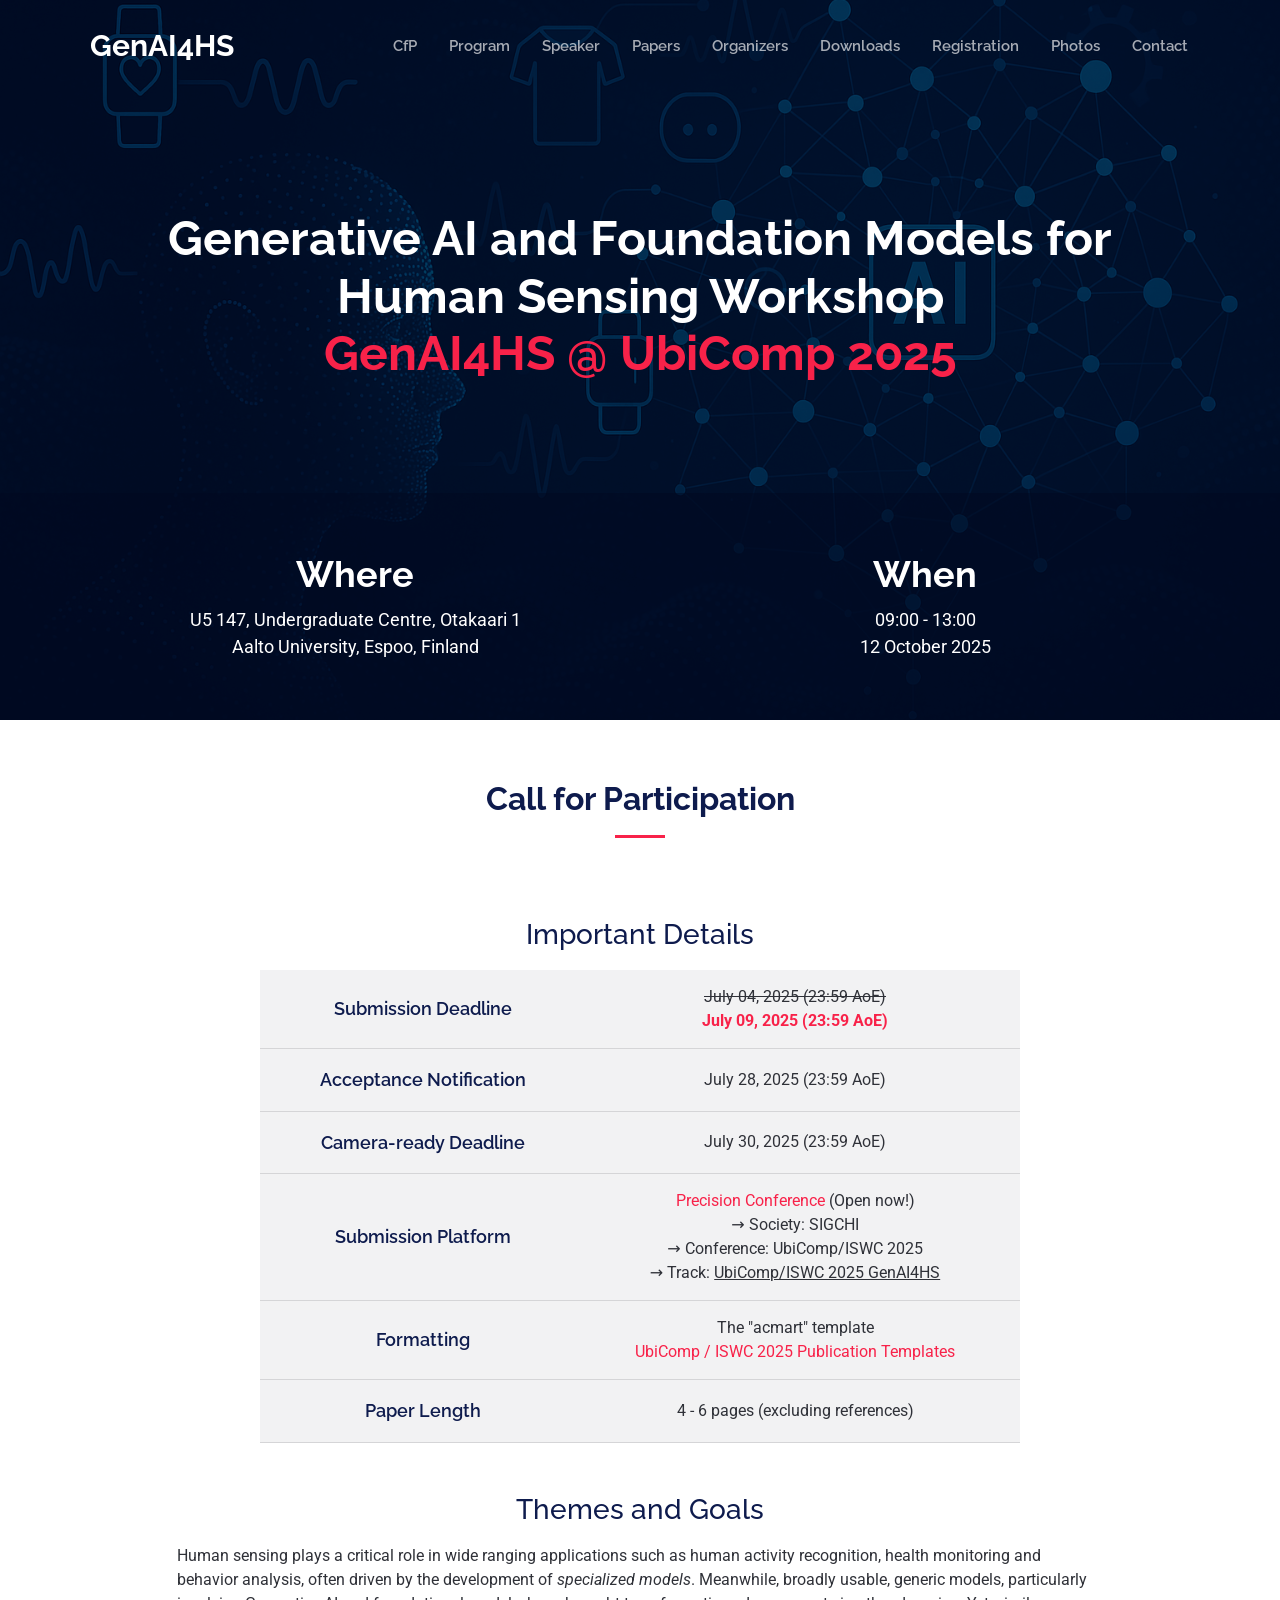
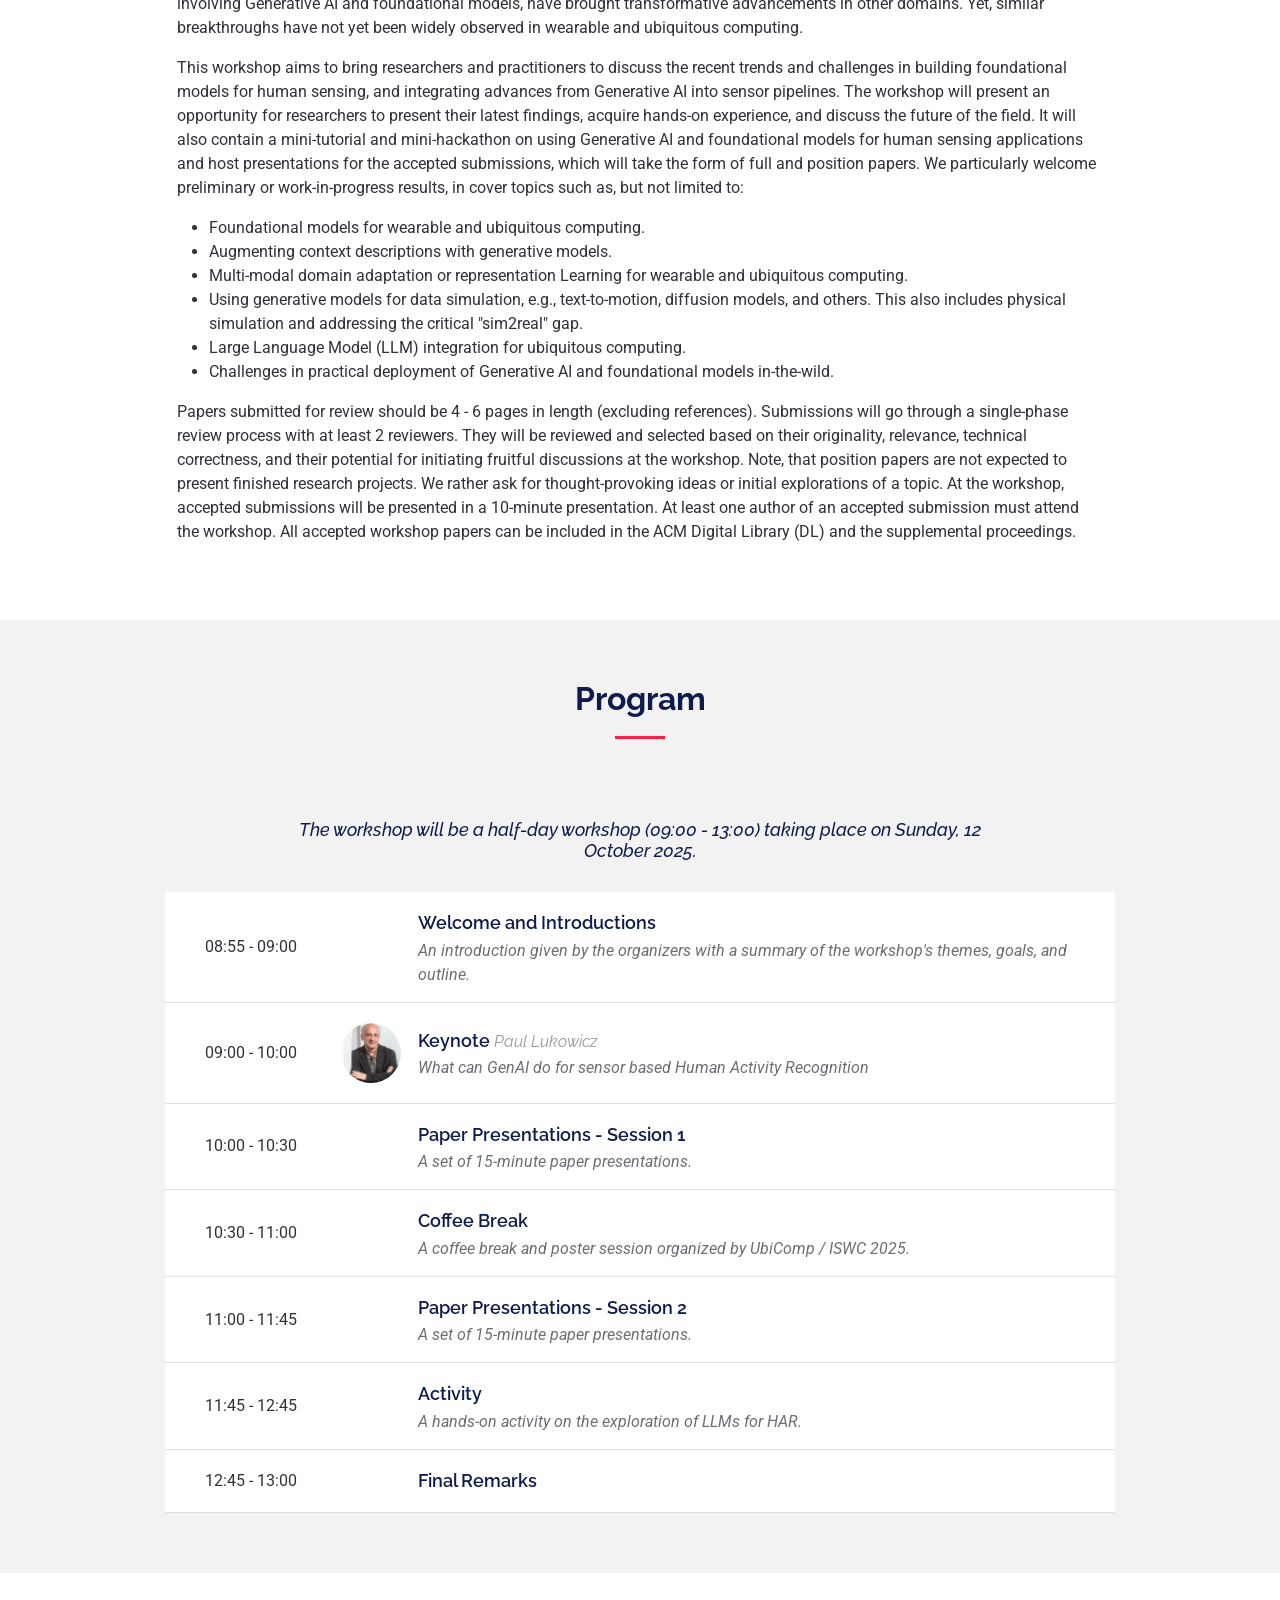
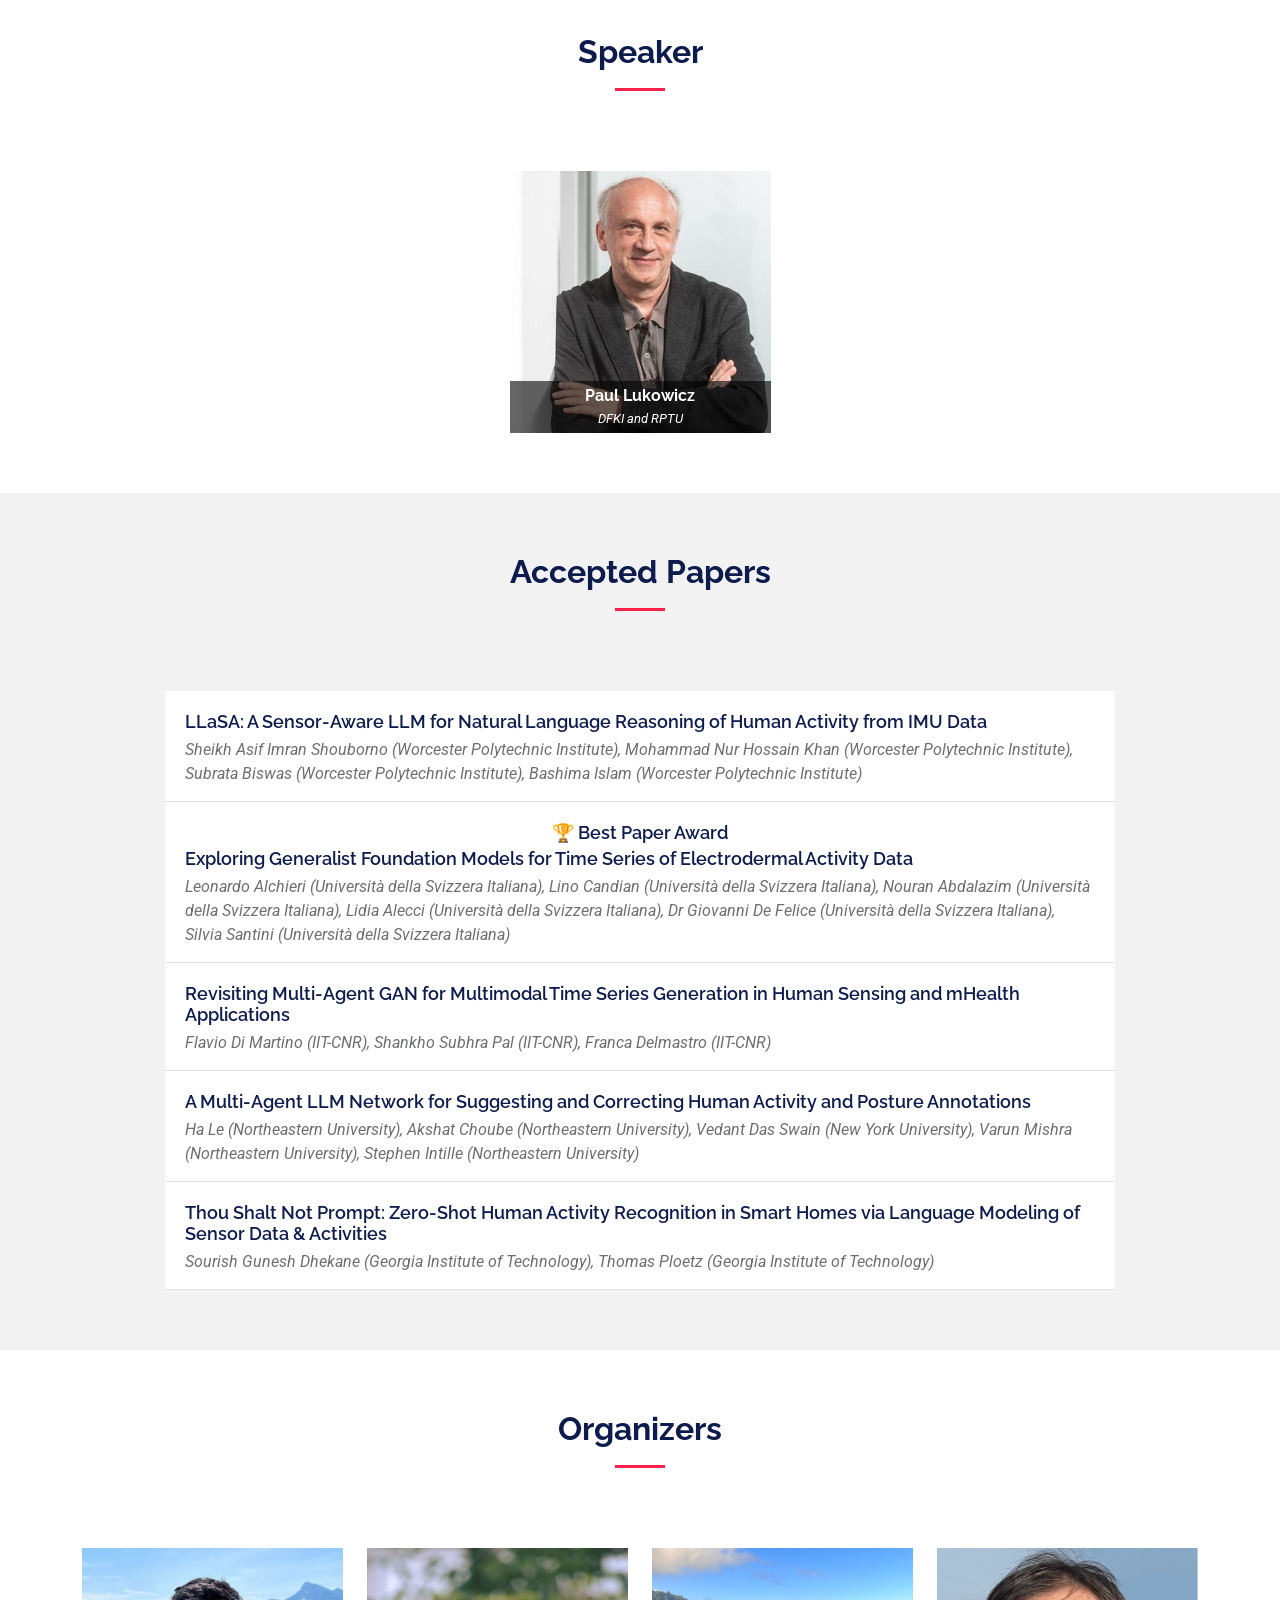
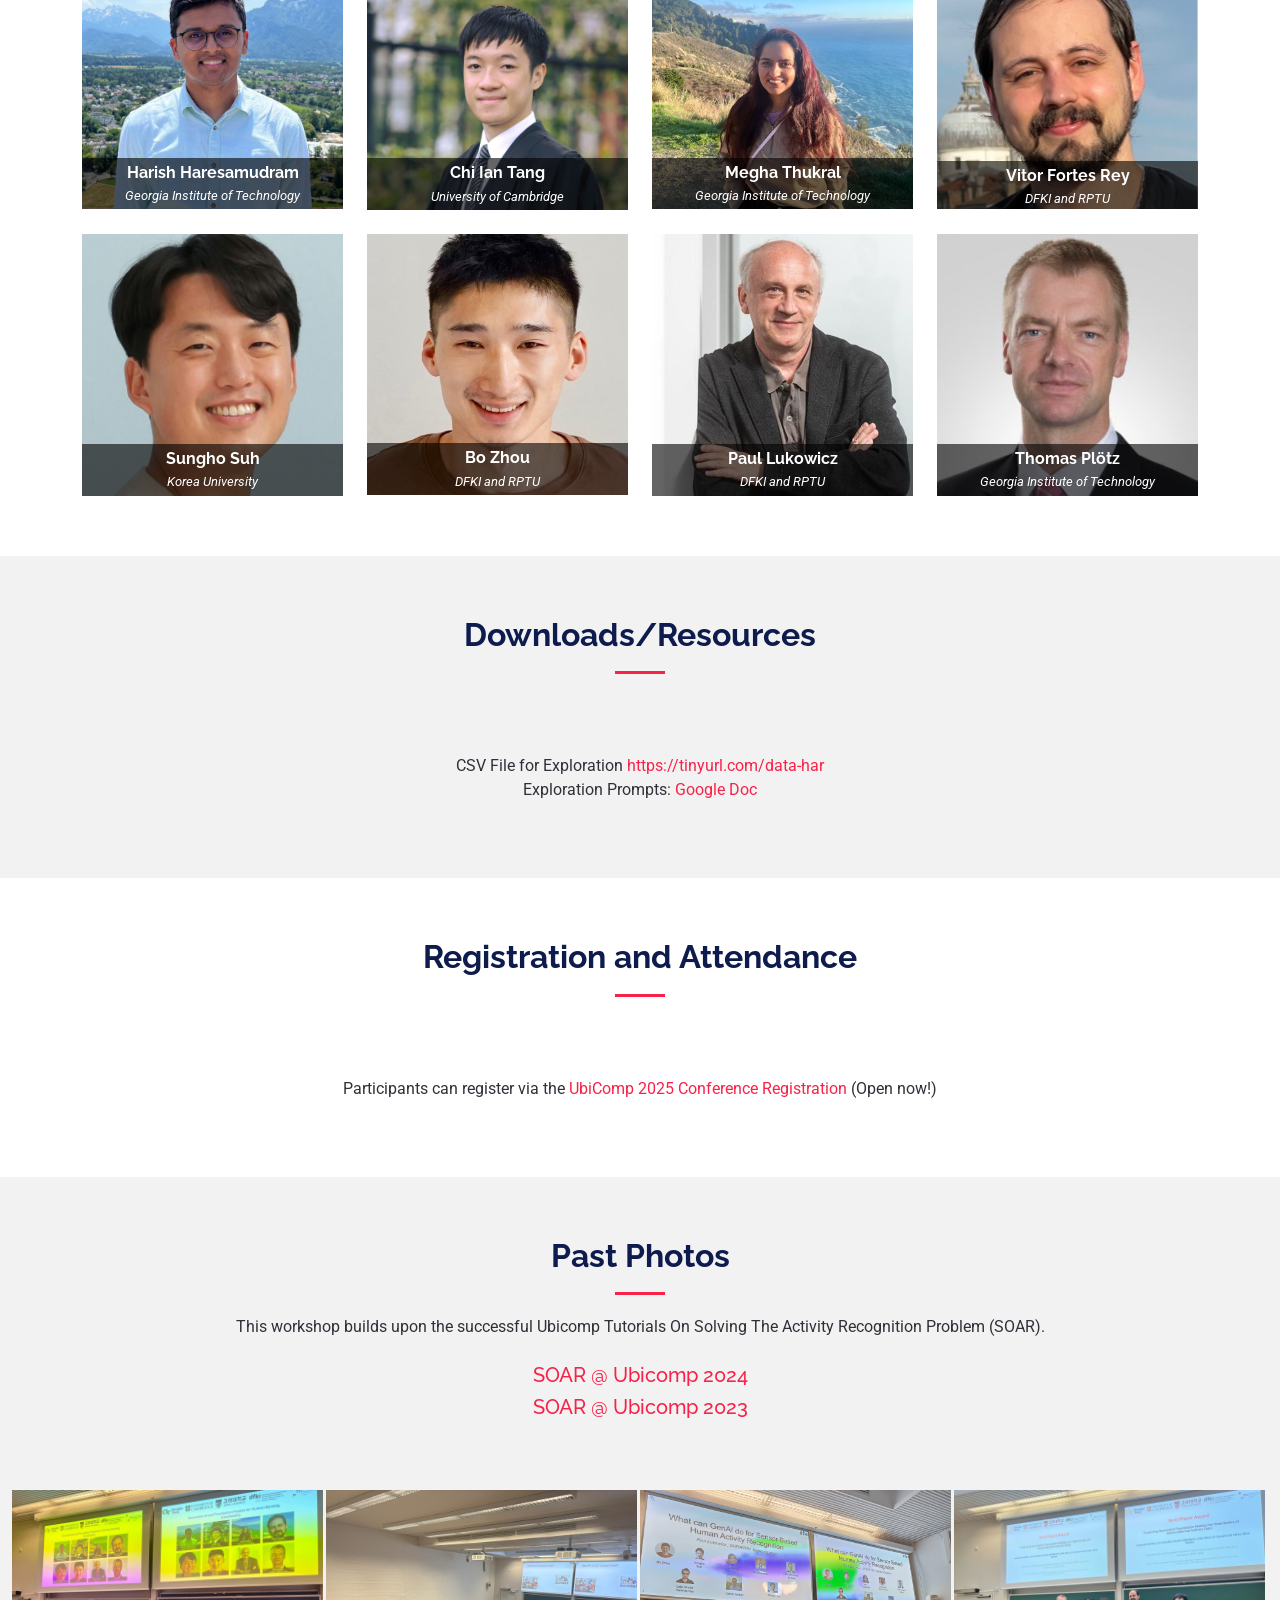
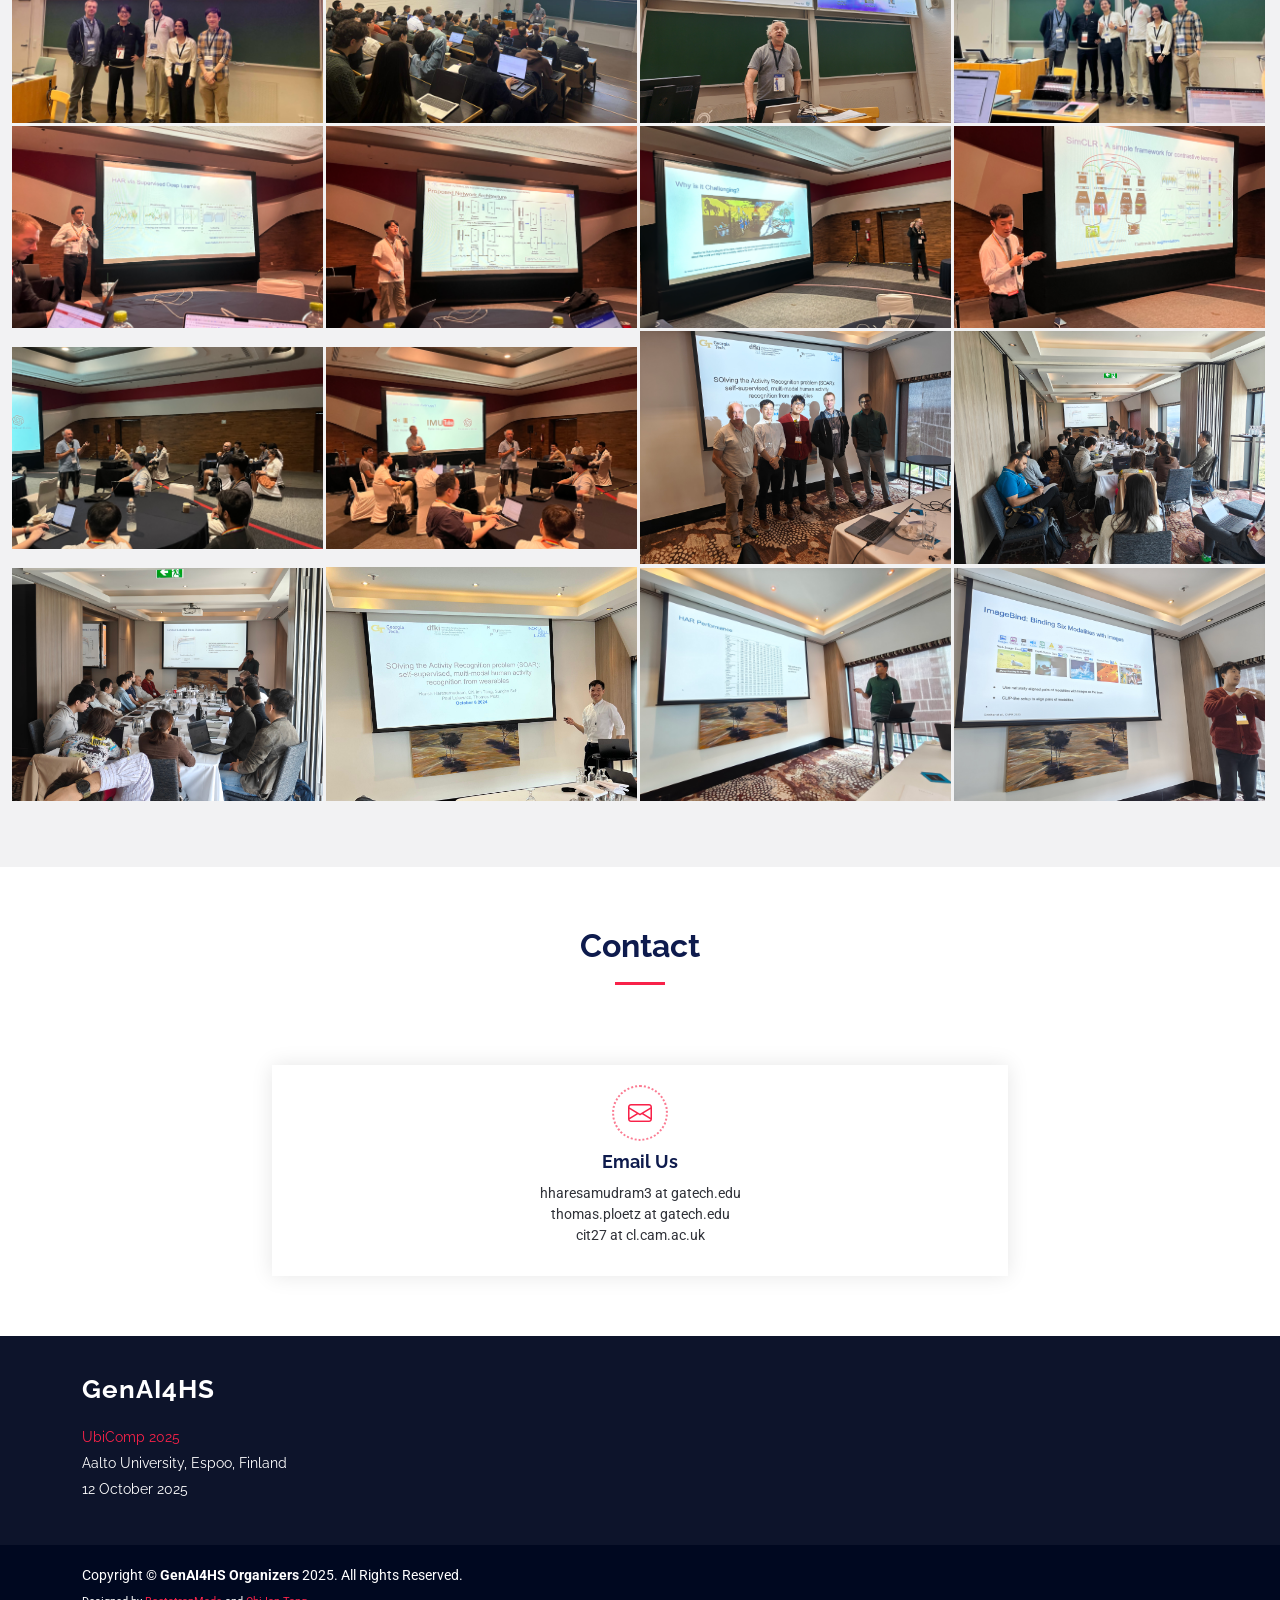
<file: 2025/index.html>
<!DOCTYPE html>
<html lang="en">

<head>
  <meta charset="utf-8">
  <meta content="width=device-width, initial-scale=1.0" name="viewport">
  <title>GenAI4HS @ UbiComp - Generative AI and Foundation Models for Human Sensing Workshop</title>
  <meta name="description" content="Website for the Generative AI and Foundation Models for Human Sensing Workshop at UbiComp 2025">
  <meta name="keywords" content="">
  <meta name="google-site-verification" content="wwxF5hFDv2ZT9hLvO6d-R1CFPOAQHqjO5qpKX6VJNQE" />

  <!-- Favicons -->
  <link rel="icon" href="https://www.ubicomp.org/ubicomp-iswc-2025/wp-content/uploads/2024/12/Ubicomp_2025_icon-200x200.png" sizes="192x192">
  <link rel="apple-touch-icon" href="https://www.ubicomp.org/ubicomp-iswc-2025/wp-content/uploads/2024/12/Ubicomp_2025_icon-200x200.png">

  <!-- Fonts -->
  <link href="https://fonts.googleapis.com" rel="preconnect">
  <link href="https://fonts.gstatic.com" rel="preconnect" crossorigin>
  <link href="https://fonts.googleapis.com/css2?family=Roboto:ital,wght@0,100;0,300;0,400;0,500;0,700;0,900;1,100;1,300;1,400;1,500;1,700;1,900&family=Raleway:ital,wght@0,100;0,200;0,300;0,400;0,500;0,600;0,700;0,800;0,900;1,100;1,200;1,300;1,400;1,500;1,600;1,700;1,800;1,900&display=swap" rel="stylesheet">
  <link rel="stylesheet" href="https://cdnjs.cloudflare.com/ajax/libs/font-awesome/6.6.0/css/all.min.css">

  <!-- Vendor CSS Files -->
  <link href="../assets/vendor/bootstrap/css/bootstrap.min.css" rel="stylesheet">
  <link href="../assets/vendor/bootstrap-icons/bootstrap-icons.css" rel="stylesheet">
  <link href="../assets/vendor/aos/aos.css" rel="stylesheet">
  <link href="../assets/vendor/glightbox/css/glightbox.min.css" rel="stylesheet">
  <link href="../assets/vendor/swiper/swiper-bundle.min.css" rel="stylesheet">

  <!-- Main CSS File -->
  <link href="../assets/css/main.css" rel="stylesheet">

  <!-- =======================================================
  * Template Name: TheEvent
  * Template URL: https://bootstrapmade.com/theevent-conference-event-bootstrap-template/
  * Updated: Aug 07 2024 with Bootstrap v5.3.3
  * Author: BootstrapMade.com
  * License: https://bootstrapmade.com/license/
  ======================================================== -->
</head>

<body class="index-page">

  <header id="header" class="header d-flex align-items-center fixed-top">
    <div class="container-fluid container-xl position-relative d-flex align-items-center" style="padding: 0 20px 0 20px;">

      <a href="#hero" class="logo d-flex align-items-center me-auto">
        <!-- <img src="../assets/img/logo.png" alt=""> -->
        <h1 class="sitename">GenAI4HS</h1> 
      </a>

      <nav id="navmenu" class="navmenu">
        <ul>
          <!-- <li><a href="#hero" class="active">Home<br></a></li> -->
          <li><a href="#cfp">CfP</a></li>
          <li><a href="#schedule">Program</a></li>
          <li><a href="#speakers">Speaker</a></li>
          <li><a href="#papers">Papers</a></li>
          <li><a href="#organizers">Organizers</a></li>
          <li><a href="#downloads">Downloads</a></li>
          <li><a href="#registration">Registration</a></li>
          <li><a href="#past">Photos</a></li>
          <li><a href="#contact">Contact</a></li>
        </ul>
        <i class="mobile-nav-toggle d-xl-none bi bi-list"></i>
      </nav>

      <!-- <a class="cta-btn d-none d-xl-block" href="#submission">Submission</a> -->

    </div>
  </header>

  <main class="main">

    <!-- Hero Section -->
    <section id="hero" class="hero section dark-background">

      <img src="../assets/img/GenAI4HS_teaser.png" alt="" data-aos="fade-in" class="">


      <div class="container d-flex flex-column align-items-center text-center mt-auto">
        <h2 data-aos="fade-in" class="">
          Generative AI and Foundation Models for Human Sensing Workshop
        </h2>
        <h2 data-aos="fade-in" class="">
          <span>GenAI4HS <a href="https://www.ubicomp.org/ubicomp-iswc-2025/"> @ UbiComp 2025</a></span>
        </h2>
        <!-- <p>
          12-13 October 2025, Aalto University, Espoo, Finland
        </p> -->
        <!-- <div class="">
          <a href="https://www.youtube.com/watch?v=" class="glightbox pulsating-play-btn mt-3"></a>
        </div> -->
      </div>

      <div class="about-info mt-auto position-relative">

        <div class="container position-relative" data-aos="fade-in">
          <div class="row">
            <!-- <div class="col-lg-6">
              <h2>About The Event</h2>
              <p></p>
            </div> -->
            <div class="col-lg-6 text-center">
              <h2>Where</h2>
              <p style="font-size: large;">U5 147, Undergraduate Centre, Otakaari 1<br>Aalto University, Espoo, Finland</p>
            </div>
            <div class="col-lg-6 text-center">
              <h2>When</h2>
              <p style="font-size: large;">09:00 - 13:00<br>12 October 2025</p>
            </div>
          </div>
        </div>
      </div>
      
    </section><!-- /Hero Section -->
    
    
    <!-- CfP Section -->
    <section id="cfp" class="section">
      
      <!-- Section Title -->
      <div class="container section-title">
        <h2>Call for Participation</h2>
      </div><!-- End Section Title -->

      <div class="container schedule">

        <div class="tab-content row justify-content-center" style="margin-bottom: 10px;">
          <div class="col-10 col-lg-8 text-center">
            <h3>Important Details</h3>
          </div>
        </div>

        <!-- Put a summary table of important dates and submission link here -->
        <div class="tab-content row justify-content-center">

          <div role="tabpanel" class="col-10 col-lg-8" style="background-color: #f2f2f3;">

            <div class="row schedule-item"> 
              <div class="col-md-5 align-self-center text-md-center"><h4>Submission Deadline</h4></div>
              <div class="col-md-7 align-self-center text-md-center"><time><del>July 04, 2025 (23:59 AoE)</del></time><br><time><span style="color: var(--accent-color);"><strong>July 09, 2025 (23:59 AoE)</strong></span></time></div>
            </div>
            <div class="row schedule-item"> 
              <div class="col-md-5 align-self-center text-md-center"><h4>Acceptance Notification</h4></div>
              <div class="col-md-7 align-self-center text-md-center"><time>July 28, 2025 (23:59 AoE)</time></div>
            </div>
            <div class="row schedule-item"> 
              <div class="col-md-5 align-self-center text-md-center"><h4>Camera-ready Deadline</h4></div>
              <div class="col-md-7 align-self-center text-md-center"><time>July 30, 2025 (23:59 AoE)</time></div>
            </div>
            <div class="row schedule-item"> 
              <div class="col-md-5 align-self-center text-md-center"><h4>Submission Platform</h4></div>
              <div class="col-md-7 align-self-center text-md-center"><a href="https://new.precisionconference.com/submissions">Precision Conference</a> (Open now!) <br> → Society: SIGCHI <br> → Conference: UbiComp/ISWC 2025 <br> → Track: <u>UbiComp/ISWC 2025 GenAI4HS</u></div>
            </div>
            <div class="row schedule-item"> 
              <div class="col-md-5 align-self-center text-md-center"><h4>Formatting</h4></div>
              <div class="col-md-7 align-self-center text-md-center">The "acmart" template <br><a href="https://www.ubicomp.org/ubicomp-iswc-2025/authors/formatting/">UbiComp / ISWC 2025 Publication Templates</a></div>
            </div>
            <div class="row schedule-item"> 
              <div class="col-md-5 align-self-center text-md-center"><h4>Paper Length</h4></div>
              <div class="col-md-7 align-self-center text-md-center">4 - 6 pages (excluding references)</div>
            </div>
          </div>
        </div>
        
        <div style="margin-top: 50px;"></div>

        <div class="tab-content row justify-content-center" style="margin-bottom: 10px;">
          <div class="col-10 col-lg-8 text-center">
            <h3>Themes and Goals</h3>
          </div>
        </div>

        <div class="row justify-content-center">
          <div class="col-10">
            <p>Human sensing plays a critical role in wide ranging applications such as human activity recognition, health monitoring and behavior analysis, often driven by the development of <em>specialized models</em>. Meanwhile, broadly usable, generic models, particularly involving Generative AI and foundational models, have brought transformative advancements in other domains. Yet, similar breakthroughs have not yet been widely observed in wearable and ubiquitous computing.</p>
            <p>This workshop aims to bring researchers and practitioners to discuss the recent trends and challenges in building foundational models for human sensing, and integrating advances from Generative AI into sensor pipelines. The workshop will present an opportunity for researchers to present their latest findings, acquire hands-on experience, and discuss the future of the field. It will also contain a mini-tutorial and mini-hackathon on using Generative AI and foundational models for human sensing applications and host presentations for the accepted submissions, which will take the form of full and position papers. We particularly welcome preliminary or work-in-progress results, in cover topics such as, but not limited to:</p>
            <ul>
              <li>Foundational models for wearable and ubiquitous computing.</li>
              <li>Augmenting context descriptions with generative models.</li>
              <li>Multi-modal domain adaptation or representation Learning for wearable and ubiquitous computing.</li>
              <li>Using generative models for data simulation, e.g., text-to-motion, diffusion models, and others. This also includes physical simulation and addressing the critical "sim2real" gap.</li>
              <li>Large Language Model (LLM) integration for ubiquitous computing.</li>
              <li>Challenges in practical deployment of Generative AI and foundational models in-the-wild.</li>
            </ul>
            <p>Papers submitted for review should be 4 - 6 pages in length (excluding references). Submissions will go through a single-phase review process with at least 2 reviewers. They will be reviewed and selected based on their originality, relevance, technical correctness, and their potential for initiating fruitful discussions at the workshop. Note, that position papers are not expected to present finished research projects. We rather ask for thought-provoking ideas or initial explorations of a topic. At the workshop, accepted submissions will be presented in a 10-minute presentation. At least one author of an accepted submission must attend the workshop. All accepted workshop papers can be included in the ACM Digital Library (DL) and the supplemental proceedings.</p>

          </div>
          
        </div>
        
      </div>
      
    </section><!-- /CfP Section -->
    
    <!-- Schedule Section -->
    <section id="schedule" class="schedule section light-background">
      
      <!-- Section Title -->
      <div class="container section-title">
        <h2>Program<br></h2>
      </div><!-- End Section Title -->

      <div class="container">

        <div class="tab-content row justify-content-center">
          <div class="col-10">
            <h3 class="sub-heading">The workshop will be a half-day workshop (09:00 - 13:00) taking place on Sunday, 12 October 2025.</h3>
          </div>
        </div>
        <div class="tab-content row justify-content-center">

          <div role="tabpanel" class="col-10" style="background-color: white;">

            <div class="row schedule-item">
              <div class="col-md-2 align-self-center text-md-center"><time>08:55 - 09:00</time></div>
              <div class="col-md-2 col-xl-1 d-none d-md-block"></div>
              <div class="col-md-8 col-xl-9 align-self-center">
                <h4>Welcome and Introductions</h4>
                <p>An introduction given by the organizers with a summary of the workshop's themes, goals, and outline.</p>
              </div>
            </div>

            <div class="row schedule-item justify-content-center">
              <div class="col-md-2 align-self-center text-md-center"><time>09:00 - 10:00</time></div>
              <div class="col-md-2 col-xl-1 justify-content-center align-self-center text-md-center">
                  <a href="https://scholar.google.com/citations?user=1FIyc9kAAAAJ"><img class="rounded-circle" src="../assets/img/speakers/paul.jpg" alt=""></a>
              </div>
              <div class="col-md-8 col-xl-9 align-self-center">
                <h4>Keynote <span>Paul Lukowicz</span></h4>
                <p>What can GenAI do for sensor based Human Activity Recognition</p>
              </div>
            </div>

            <div class="row schedule-item justify-content-center">
              <div class="col-md-2 align-self-center text-md-center"><time>10:00 - 10:30</time></div>
              <div class="col-md-2 col-xl-1 d-none d-md-block"></div>
              <div class="col-md-8 col-xl-9 align-self-center">
                <h4>Paper Presentations - Session 1</h4>
                <p>A set of 15-minute paper presentations.</p>
              </div>
            </div>

            <div class="row schedule-item justify-content-center">
              <div class="col-md-2 align-self-center text-md-center"><time>10:30 - 11:00</time></div>
              <div class="col-md-2 col-xl-1 d-none d-md-block"></div>
              <div class="col-md-8 col-xl-9 align-self-center">
                <h4>Coffee Break</h4>
                <p>A coffee break and poster session organized by UbiComp / ISWC 2025.</p>
              </div>
            </div>

            <div class="row schedule-item justify-content-center">
              <div class="col-md-2 align-self-center text-md-center"><time>11:00 - 11:45</time></div>
              <div class="col-md-2 col-xl-1 d-none d-md-block"></div>
              <div class="col-md-8 col-xl-9 align-self-center">
                <h4>Paper Presentations - Session 2</h4>
                <p>A set of 15-minute paper presentations.</p>
              </div>
            </div>

            <div class="row schedule-item justify-content-center">
              <div class="col-md-2 align-self-center text-md-center"><time>11:45 - 12:45</time></div>
              <div class="col-md-2 col-xl-1 d-none d-md-block"></div>
              <div class="col-md-8 col-xl-9 align-self-center">
                <h4>Activity</h4>
                <p>A hands-on activity on the exploration of LLMs for HAR.</p>
              </div>
            </div>

            <div class="row schedule-item justify-content-center">
              <div class="col-md-2 align-self-center text-md-center"><time>12:45 - 13:00</time></div>
              <div class="col-md-2 col-xl-1 d-none d-md-block"></div>
              <div class="col-md-8 col-xl-9 align-self-center">
                <h4>Final Remarks</h4>
              </div>
            </div>

          </div><!-- End Schdule Table -->

        </div>

      </div>
    </section><!-- /Schedule Section -->

    <!-- Speakers Section -->
    <section id="speakers" class="speakers section">

      <!-- Section Title -->
      <div class="container section-title">
        <h2>Speaker<br></h2>
      </div><!-- End Section Title -->

      <div class="container">

        <div class="row gy-4 justify-content-center">

          <div class="col-xl-3 col-lg-4 col-md-6">
            <div class="member">
              <a href="https://scholar.google.com/citations?user=1FIyc9kAAAAJ"><img src="../assets/img/speakers/paul.jpg" class="img-fluid profile" alt=""></a>
              <div class="member-info">
                <div class="member-info-content">
                  <h4><a href="https://scholar.google.com/citations?user=1FIyc9kAAAAJ">Paul Lukowicz</a></h4>
                  <span>DFKI and RPTU</span>
                </div>
                <div class="social">
                  <a href="https://scholar.google.com/citations?user=1FIyc9kAAAAJ"><i class="fa-solid fa-graduation-cap"></i></a>
                  <a href="https://www.linkedin.com/in/paul-lukowicz-2b6aa35/"><i class="bi bi-linkedin"></i></a>
                </div>
              </div>
            </div>
          </div><!-- End Team Member -->

        </div>

      </div>

    </section><!-- /Speakers Section -->

    <!-- Accepted Section -->
    <section id="papers" class="schedule section light-background">
      
      <!-- Section Title -->
      <div class="container section-title">
        <h2>Accepted Papers<br></h2>
      </div><!-- End Section Title -->

      <div class="container">

        <div class="tab-content row justify-content-center">

          <div role="tabpanel" class="col-10" style="background-color: white;">

            <div class="row schedule-item">
              <div class="col-md-12 align-self-center">
                <h4>LLaSA: A Sensor-Aware LLM for Natural Language Reasoning of Human Activity from IMU Data</h4>
                <p>Sheikh Asif Imran Shouborno (Worcester Polytechnic Institute), Mohammad Nur Hossain Khan (Worcester Polytechnic Institute), Subrata Biswas (Worcester Polytechnic Institute), Bashima Islam (Worcester Polytechnic Institute)</p>
              </div>
            </div>

            <div class="row schedule-item">
              <div class="col-md-12 align-self-center">
                <span class="text-md-center"><h4>🏆 Best Paper Award</h4></span>
                <h4>Exploring Generalist Foundation Models for Time Series of Electrodermal Activity Data</h4>
                <p>Leonardo Alchieri (Università della Svizzera Italiana), Lino Candian (Università della Svizzera Italiana), Nouran Abdalazim (Università della Svizzera Italiana), Lidia Alecci (Università della Svizzera Italiana), Dr Giovanni De Felice (Università della Svizzera Italiana), Silvia Santini (Università della Svizzera Italiana)</p>
              </div>
            </div>

            <div class="row schedule-item">
              <div class="col-md-12 align-self-center">
                <h4>Revisiting Multi-Agent GAN for Multimodal Time Series Generation in Human Sensing and mHealth Applications</h4>
                <p>Flavio Di Martino (IIT-CNR), Shankho Subhra Pal (IIT-CNR), Franca Delmastro (IIT-CNR)</p>
              </div>
            </div>

            <div class="row schedule-item">
              <div class="col-md-12 align-self-center">
                <h4>A Multi-Agent LLM Network for Suggesting and Correcting Human Activity and Posture Annotations</h4>
                <p>Ha Le (Northeastern University), Akshat Choube (Northeastern University), Vedant Das Swain (New York University), Varun Mishra (Northeastern University), Stephen Intille (Northeastern University)</p>
              </div>
            </div>

            <div class="row schedule-item">
              <div class="col-md-12 align-self-center">
                <h4>Thou Shalt Not Prompt: Zero-Shot Human Activity Recognition in Smart Homes via Language Modeling of Sensor Data & Activities</h4>
                <p>Sourish Gunesh Dhekane (Georgia Institute of Technology), Thomas Ploetz (Georgia Institute of Technology)</p>
              </div>
            </div>

          </div><!-- End Schdule Table -->

        </div>

      </div>
    </section><!-- /Accepted Section -->


    <!-- organizers Section -->
    <section id="organizers" class="speakers section">

      <!-- Section Title -->
      <div class="container section-title">
        <h2>Organizers<br></h2>
      </div><!-- End Section Title -->

      <div class="container">

        <div class="row gy-4 justify-content-center">

          <div class="col-xl-3 col-lg-4 col-md-6">
            <div class="member">
              <a href="https://harkash.github.io/"><img src="../assets/img/speakers/harish.jpeg" class="img-fluid profile" alt=""></a>
              <div class="member-info">
                <div class="member-info-content">
                  <h4><a href="https://harkash.github.io/">Harish Haresamudram</a></h4>
                  <span>Georgia Institute of Technology</span>
                </div>
                <div class="social">
                  <a href="https://scholar.google.com/citations?user=ThV9ezEAAAAJ"><i class="fa-solid fa-graduation-cap"></i></a>
                  <a href="https://www.linkedin.com/in/hharesamudram"><i class="bi bi-linkedin"></i></a>
                </div>
              </div>
            </div>
          </div><!-- End Team Member -->

          <div class="col-xl-3 col-lg-4 col-md-6">
            <div class="member">
              <a href="https://iantang.co/"><img src="../assets/img/speakers/citang.jpg" class="img-fluid profile" alt=""></a>
              <div class="member-info">
                <div class="member-info-content">
                  <h4><a href="https://iantang.co/">Chi Ian Tang</a></h4>
                  <span>University of Cambridge</span>
                </div>
                <div class="social">
                  <a href="https://scholar.google.com/citations?user=xqXm3xUAAAAJ"><i class="fa-solid fa-graduation-cap"></i></a>
                  <a href="https://www.linkedin.com/in/iantangc"><i class="bi bi-linkedin"></i></a>
                </div>
              </div>
            </div>
          </div><!-- End Team Member -->

          <div class="col-xl-3 col-lg-4 col-md-6">
            <div class="member">
              <a href="https://meghathukral.github.io/"><img src="../assets/img/speakers/megha.jpg" class="img-fluid profile" alt=""></a>
              <div class="member-info">
                <div class="member-info-content">
                  <h4><a href="https://meghathukral.github.io/">Megha Thukral</a></h4>
                  <span>Georgia Institute of Technology</span>
                </div>
                <div class="social">
                  <a href="https://scholar.google.com/citations?user=gUTZEvgAAAAJ"><i class="fa-solid fa-graduation-cap"></i></a>
                  <a href="https://www.linkedin.com/in/megha-thukral"><i class="bi bi-linkedin"></i></a>
                </div>
              </div>
            </div>
          </div><!-- End Team Member -->

          <div class="col-xl-3 col-lg-4 col-md-6">
            <div class="member">
              <a href="https://scholar.google.com/citations?user=rjJwgO0AAAAJ"><img src="../assets/img/speakers/vitor.png" class="img-fluid profile" alt=""></a>
              <div class="member-info">
                <div class="member-info-content">
                  <h4><a href="https://scholar.google.com/citations?user=rjJwgO0AAAAJ">Vitor Fortes Rey</a></h4>
                  <span>DFKI and RPTU</span>
                </div>
                <div class="social">
                  <a href="https://scholar.google.com/citations?user=rjJwgO0AAAAJ"><i class="fa-solid fa-graduation-cap"></i></a>
                </div>
              </div>
            </div>
          </div><!-- End Team Member -->

          <div class="col-xl-3 col-lg-4 col-md-6">
            <div class="member">
              <a href="https://sites.google.com/view/sunghosuh/team"><img src="../assets/img/speakers/sungho.jpg" class="img-fluid profile" alt=""></a>
              <div class="member-info">
                <div class="member-info-content">
                  <h4><a href="https://sites.google.com/view/sunghosuh/team">Sungho Suh</a></h4>
                  <span>Korea University</span>
                </div>
                <div class="social">
                  <a href="https://scholar.google.com/citations?user=DMjDOYwAAAAJ"><i class="fa-solid fa-graduation-cap"></i></a>
                  <a href="https://www.linkedin.com/in/sungho-suh-08344761/"><i class="bi bi-linkedin"></i></a>
                </div>
              </div>
            </div>
          </div><!-- End Team Member -->

          <div class="col-xl-3 col-lg-4 col-md-6">
            <div class="member">
              <a href="https://www.drzhou.work/"><img src="../assets/img/speakers/bo.jpeg" class="img-fluid profile" alt=""></a>
              <div class="member-info">
                <div class="member-info-content">
                  <h4><a href="https://www.drzhou.work/">Bo Zhou</a></h4>
                  <span>DFKI and RPTU</span>
                </div>
                <div class="social">
                  <a href="https://scholar.google.de/citations?user=PCvtW3gAAAAJ"><i class="fa-solid fa-graduation-cap"></i></a>
                  <a href="https://www.linkedin.com/in/bo-zhou-b7875556/"><i class="bi bi-linkedin"></i></a>
                </div>
              </div>
            </div>
          </div><!-- End Team Member -->

          <div class="col-xl-3 col-lg-4 col-md-6">
            <div class="member">
              <a href="https://scholar.google.com/citations?user=1FIyc9kAAAAJ"><img src="../assets/img/speakers/paul.jpg" class="img-fluid profile" alt=""></a>
              <div class="member-info">
                <div class="member-info-content">
                  <h4><a href="https://scholar.google.com/citations?user=1FIyc9kAAAAJ">Paul Lukowicz</a></h4>
                  <span>DFKI and RPTU</span>
                </div>
                <div class="social">
                  <a href="https://scholar.google.com/citations?user=1FIyc9kAAAAJ"><i class="fa-solid fa-graduation-cap"></i></a>
                  <a href="https://www.linkedin.com/in/paul-lukowicz-2b6aa35/"><i class="bi bi-linkedin"></i></a>
                </div>
              </div>
            </div>
          </div><!-- End Team Member -->

          <div class="col-xl-3 col-lg-4 col-md-6">
            <div class="member">
              <a href="https://www.cc.gatech.edu/people/thomas-ploetz"><img src="../assets/img/speakers/thomas.jpeg" class="img-fluid profile" alt="Thomas Plötz"></a>
              <div class="member-info">
                <div class="member-info-content">
                  <h4><a href="https://www.cc.gatech.edu/people/thomas-ploetz">Thomas Plötz</a></h4>
                  <span>Georgia Institute of Technology</span>
                </div>
                <div class="social">
                  <a href="https://scholar.google.com/citations?user=kM95eWgAAAAJ"><i class="fa-solid fa-graduation-cap"></i></a>
                  <a href="https://www.linkedin.com/in/thomas-ploetz-99684b25/"><i class="bi bi-linkedin"></i></a>
                </div>
              </div>
            </div>
          </div><!-- End Team Member -->

        </div>

      </div>

    </section><!-- /Organizers Section -->


    <!-- Downloads Section -->
    <section id="downloads" class="section light-background">
  
      <!-- Section Title -->
      <div class="container section-title">
        <h2>Downloads/Resources</h2>
      </div><!-- End Section Title -->

      <div class="container">
        <div class="row justify-content-center">
          
          <div class="col-12 text-center">
            <p>CSV File for Exploration <a href="https://tinyurl.com/data-har">https://tinyurl.com/data-har</a> <br>
            Exploration Prompts: <a href="https://docs.google.com/document/d/1F1WgCF69DyiztpBjEwIUXzB8R36AIzvrdlJLgAgQ_AA/edit?tab=t.0">Google Doc</a></p>
        
          </div>
          
        </div>
      </div>
      
    </section><!-- /CfP Section -->

    <!-- Registrations Section -->
    <section id="registration" class="section">
  
      <!-- Section Title -->
      <div class="container section-title">
        <h2>Registration and Attendance</h2>
      </div><!-- End Section Title -->

      <div class="container">
        <div class="row justify-content-center">
          
          <div class="col-12 text-center">
            <p>Participants can register via the <a href="https://www.ubicomp.org/ubicomp-iswc-2025/">UbiComp 2025 Conference Registration</a> (Open now!)</p>
          </div>
          
        </div>
      </div>
      
    </section><!-- /CfP Section -->

    <!-- Past Photos Section -->
    <section id="past" class="venue section light-background">

      <!-- Section Title -->
      <div class="container section-title" >
        <h2>Past Photos<br></h2>
        <p>This workshop builds upon the successful Ubicomp Tutorials On Solving The Activity Recognition Problem (SOAR).</p>
        <br>
        <h5><a href="https://sites.google.com/view/soar-tutorial-ubicomp2024/home">SOAR @ Ubicomp 2024</a></h5>
        <h5><a href="https://sites.google.com/view/soar-tutorial-ubicomp2023/home">SOAR @ Ubicomp 2023</a></h5>
      </div><!-- End Section Title -->

      <div class="container-fluid">

      </div>

      <div class="container-fluid venue-gallery-container">
        <div class="row g-0 align-items-center justify-content-center">

          <div class="col-lg-3 col-md-4">
            <div class="venue-gallery">
              <a href="../assets/img/photos-gallery/2025-1.jpg" class="glightbox" data-gall="venue-gallery">
                <img src="../assets/img/photos-gallery/2025-1.jpg" alt="" class="img-fluid">
              </a>
            </div>
          </div>

          <div class="col-lg-3 col-md-4">
            <div class="venue-gallery">
              <a href="../assets/img/photos-gallery/2025-2.jpg" class="glightbox" data-gall="venue-gallery">
                <img src="../assets/img/photos-gallery/2025-2.jpg" alt="" class="img-fluid">
              </a>
            </div>
          </div>

          <div class="col-lg-3 col-md-4">
            <div class="venue-gallery">
              <a href="../assets/img/photos-gallery/2025-3.jpg" class="glightbox" data-gall="venue-gallery">
                <img src="../assets/img/photos-gallery/2025-3.jpg" alt="" class="img-fluid">
              </a>
            </div>
          </div>

          <div class="col-lg-3 col-md-4">
            <div class="venue-gallery">
              <a href="../assets/img/photos-gallery/2025-4.jpg" class="glightbox" data-gall="venue-gallery">
                <img src="../assets/img/photos-gallery/2025-4.jpg" alt="" class="img-fluid">
              </a>
            </div>
          </div>

          <div class="col-lg-3 col-md-4">
            <div class="venue-gallery">
              <a href="../assets/img/photos-gallery/1.png" class="glightbox" data-gall="venue-gallery">
                <img src="../assets/img/photos-gallery/1.png" alt="" class="img-fluid">
              </a>
            </div>
          </div>

          <div class="col-lg-3 col-md-4">
            <div class="venue-gallery">
              <a href="../assets/img/photos-gallery/2.png" class="glightbox" data-gall="venue-gallery">
                <img src="../assets/img/photos-gallery/2.png" alt="" class="img-fluid">
              </a>
            </div>
          </div>

          <div class="col-lg-3 col-md-4">
            <div class="venue-gallery">
              <a href="../assets/img/photos-gallery/3.png" class="glightbox" data-gall="venue-gallery">
                <img src="../assets/img/photos-gallery/3.png" alt="" class="img-fluid">
              </a>
            </div>
          </div>

          <div class="col-lg-3 col-md-4">
            <div class="venue-gallery">
              <a href="../assets/img/photos-gallery/4.png" class="glightbox" data-gall="venue-gallery">
                <img src="../assets/img/photos-gallery/4.png" alt="" class="img-fluid">
              </a>
            </div>
          </div>

          <div class="col-lg-3 col-md-4">
            <div class="venue-gallery">
              <a href="../assets/img/photos-gallery/5.png" class="glightbox" data-gall="venue-gallery">
                <img src="../assets/img/photos-gallery/5.png" alt="" class="img-fluid">
              </a>
            </div>
          </div>

          <div class="col-lg-3 col-md-4">
            <div class="venue-gallery">
              <a href="../assets/img/photos-gallery/6.png" class="glightbox" data-gall="venue-gallery">
                <img src="../assets/img/photos-gallery/6.png" alt="" class="img-fluid">
              </a>
            </div>
          </div>

          <div class="col-lg-3 col-md-4">
            <div class="venue-gallery">
              <a href="../assets/img/photos-gallery/2024-2.jpg" class="glightbox" data-gall="venue-gallery">
                <img src="../assets/img/photos-gallery/2024-2.jpg" alt="" class="img-fluid">
              </a>
            </div>
          </div>

          <div class="col-lg-3 col-md-4">
            <div class="venue-gallery">
              <a href="../assets/img/photos-gallery/2024-3.jpg" class="glightbox" data-gall="venue-gallery">
                <img src="../assets/img/photos-gallery/2024-3.jpg" alt="" class="img-fluid">
              </a>
            </div>
          </div>

          
          <div class="col-lg-3 col-md-4">
            <div class="venue-gallery">
              <a href="../assets/img/photos-gallery/2024-5.jpg" class="glightbox" data-gall="venue-gallery">
                <img src="../assets/img/photos-gallery/2024-5.jpg" alt="" class="img-fluid">
              </a>
            </div>
          </div>

          <div class="col-lg-3 col-md-4">
            <div class="venue-gallery">
              <a href="../assets/img/photos-gallery/2024-1.jpg" class="glightbox" data-gall="venue-gallery">
                <img src="../assets/img/photos-gallery/2024-1.jpg" alt="" class="img-fluid">
              </a>
            </div>
          </div>
          
          <div class="col-lg-3 col-md-4">
            <div class="venue-gallery">
              <a href="../assets/img/photos-gallery/2024-6.jpg" class="glightbox" data-gall="venue-gallery">
                <img src="../assets/img/photos-gallery/2024-6.jpg" alt="" class="img-fluid">
              </a>
            </div>
          </div>
          
          <div class="col-lg-3 col-md-4">
            <div class="venue-gallery">
              <a href="../assets/img/photos-gallery/2024-8.jpg" class="glightbox" data-gall="venue-gallery">
                <img src="../assets/img/photos-gallery/2024-8.jpg" alt="" class="img-fluid">
              </a>
            </div>
          </div>
          
          
        </div>
      </div>

    </section><!-- /Venue Section -->


    <!-- Contact Section -->
    <section id="contact" class="contact section">

      <!-- Section Title -->
      <div class="container section-title">
        <h2>Contact</h2>
      </div><!-- End Section Title -->

      <div class="container">

        <div class="row gy-4 justify-content-center">

          <div class="col-12 col-md-8">
            <div class="info-item d-flex flex-column justify-content-center align-items-center">
              <i class="bi bi-envelope"></i>
              <h3>Email Us</h3>
              <p class="text-center">hharesamudram3 at gatech.edu <br> thomas.ploetz at gatech.edu <br> cit27 at cl.cam.ac.uk</p>
            </div>
          </div><!-- End Info Item -->

        </div>

      </div>

    </section><!-- /Contact Section -->

  </main>

  <footer id="footer" class="footer dark-background">

    <div class="footer-top">
      <div class="container">
        <div class="row gy-4" style="padding-bottom: 40px;">
          <div class="col-12 footer-about">
            <a href="#" class="logo d-flex align-items-cente justify-content-center justify-content-md-between">
              <span class="sitename">GenAI4HS</span>
            </a>
            <div class="footer-contact col-12 text-center text-md-start">
              <p><a href="https://www.ubicomp.org/ubicomp-iswc-2025/">UbiComp 2025</a></p>
              <p>Aalto University, Espoo, Finland</p>
              <p>12 October 2025</p>
            </div>
          </div>
        </div>
      </div>
    </div>

    <div class="copyright text-center">
      <div class="container d-flex flex-column flex-lg-row justify-content-center justify-content-lg-between align-items-center">

        <div class="d-flex flex-column align-items-center align-items-lg-start">
          <div>
            Copyright © <strong><span>GenAI4HS Organizers</span></strong> 2025. All Rights Reserved.
          </div>
          <div class="credits">
            <small>
              <!-- All the links in the footer should remain intact. -->
              <!-- You can delete the links only if you purchased the pro version. -->
              <!-- Licensing information: https://bootstrapmade.com/license/ -->
              <!-- Purchase the pro version with working PHP/AJAX contact form: https://bootstrapmade.com/herobiz-bootstrap-business-template/ -->
              Designed by <a href="https://bootstrapmade.com/">BootstrapMade</a> and <a href="https://iantang.co/">Chi Ian Tang</a>
            </small>
          </div>
        </div>

      </div>
    </div>

  </footer>

  <!-- Scroll Top -->
  <a href="#" id="scroll-top" class="scroll-top d-flex align-items-center justify-content-center"><i class="bi bi-arrow-up-short"></i></a>

  <!-- Preloader -->
  <div id="preloader"></div>

  <!-- Vendor JS Files -->
  <script src="../assets/vendor/bootstrap/js/bootstrap.bundle.min.js"></script>
  <!-- <script src="../assets/vendor/php-email-form/validate.js"></script> -->
  <script src="../assets/vendor/aos/aos.js"></script>
  <script src="../assets/vendor/glightbox/js/glightbox.min.js"></script>
  <script src="../assets/vendor/swiper/swiper-bundle.min.js"></script>

  <!-- Main JS File -->
  <script src="../assets/js/main.js"></script>

</body>

</html>
</file>
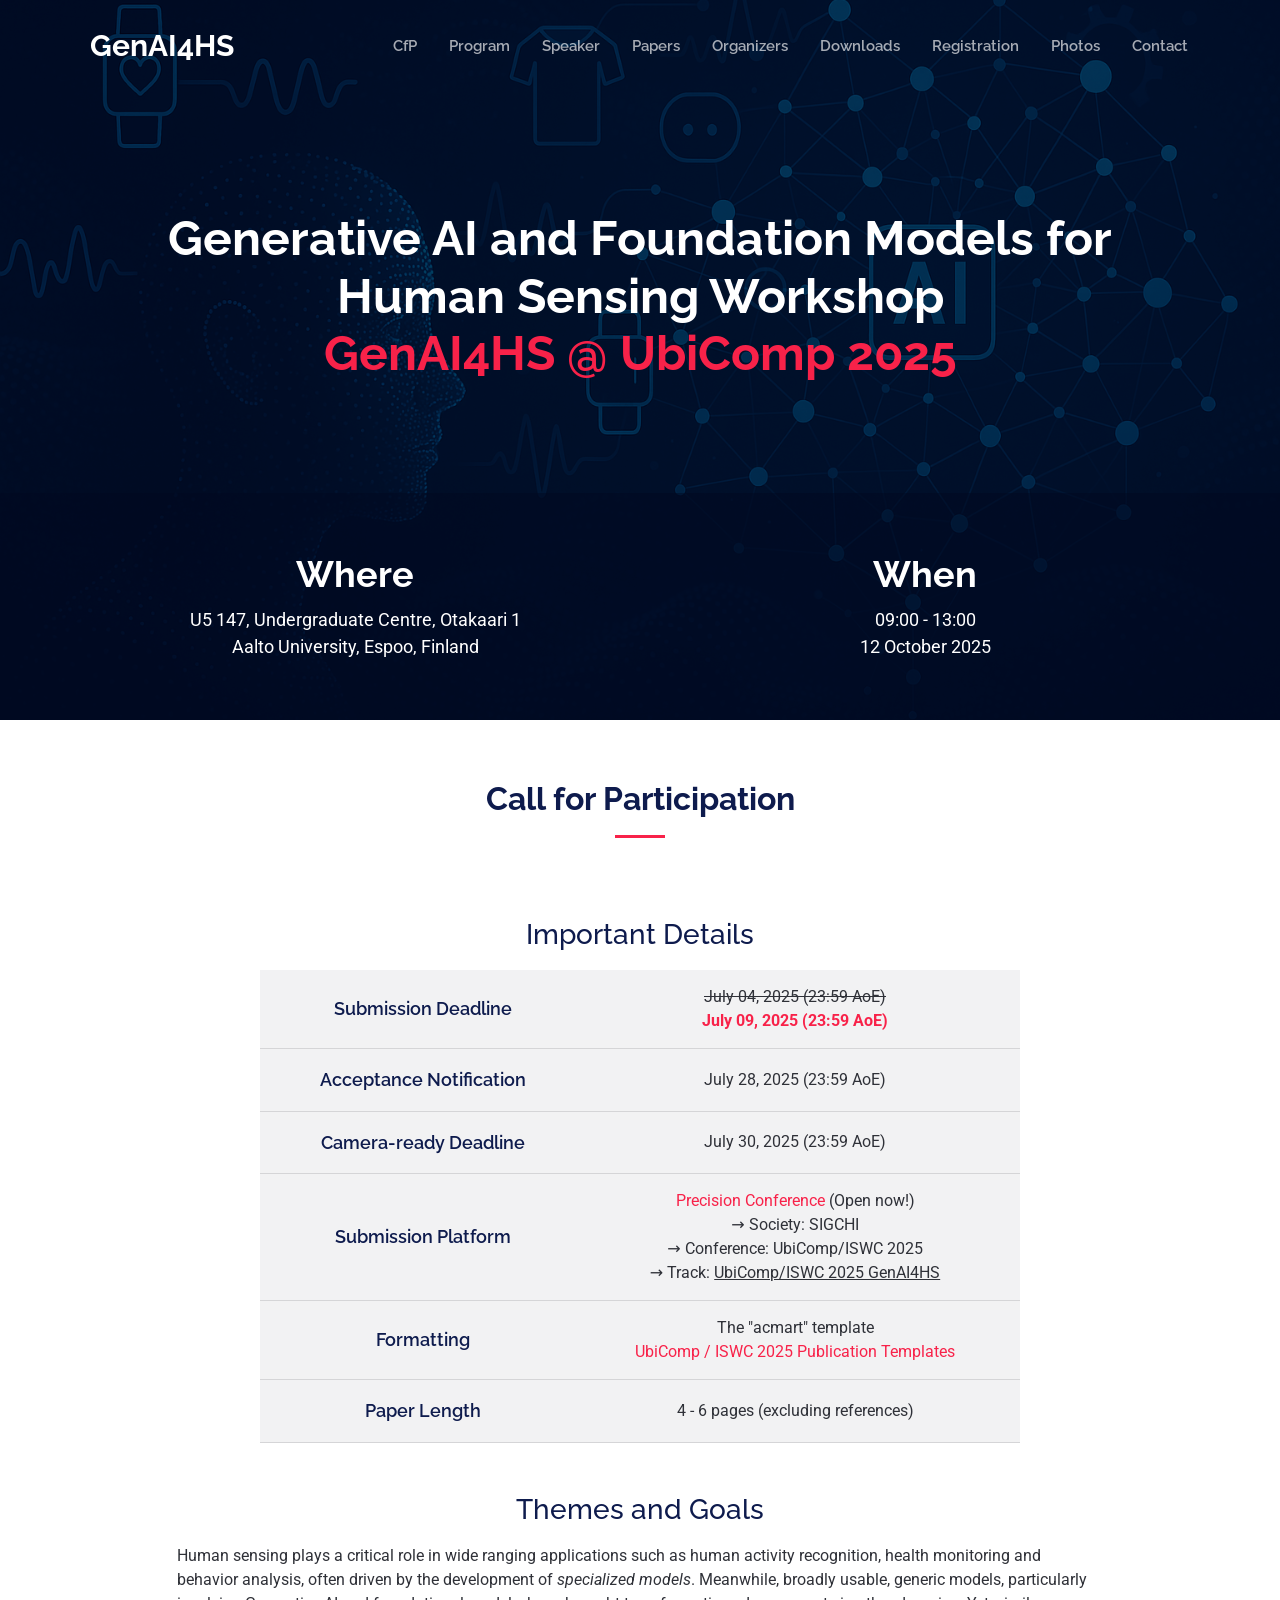
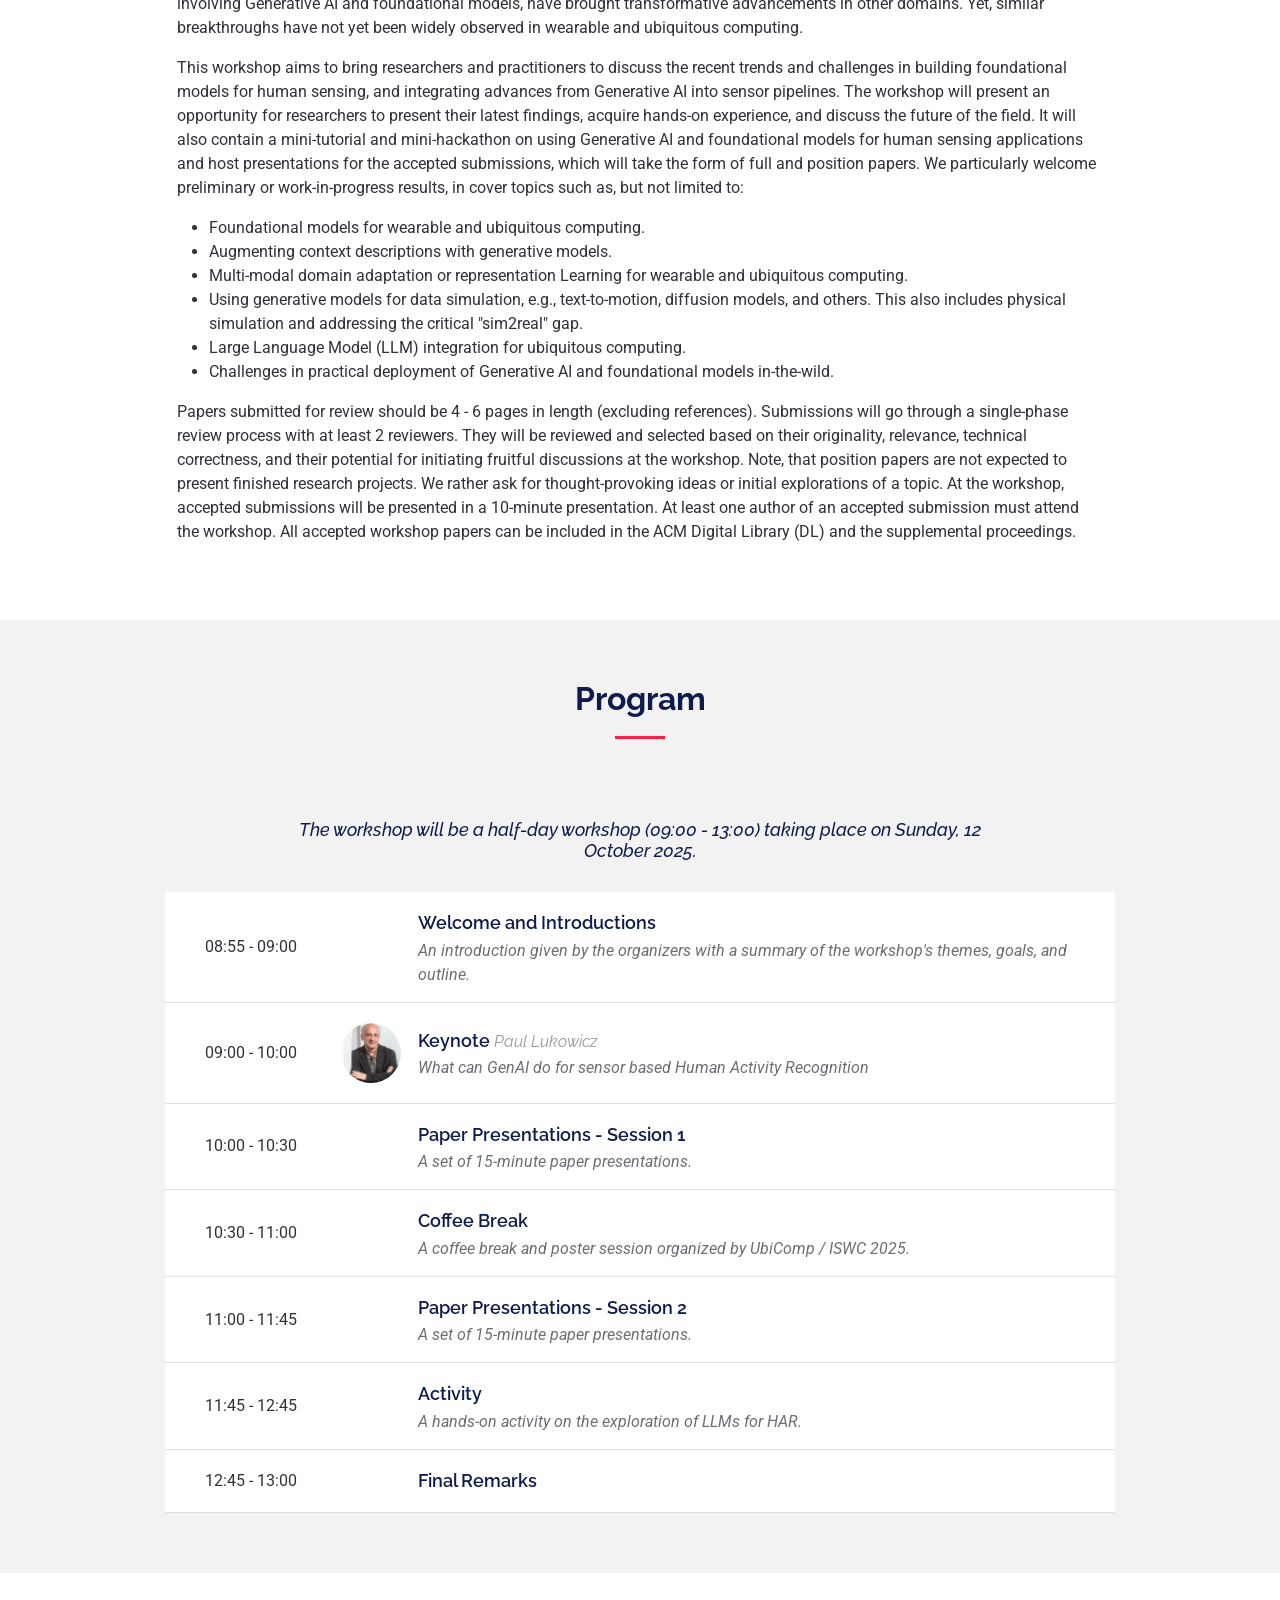
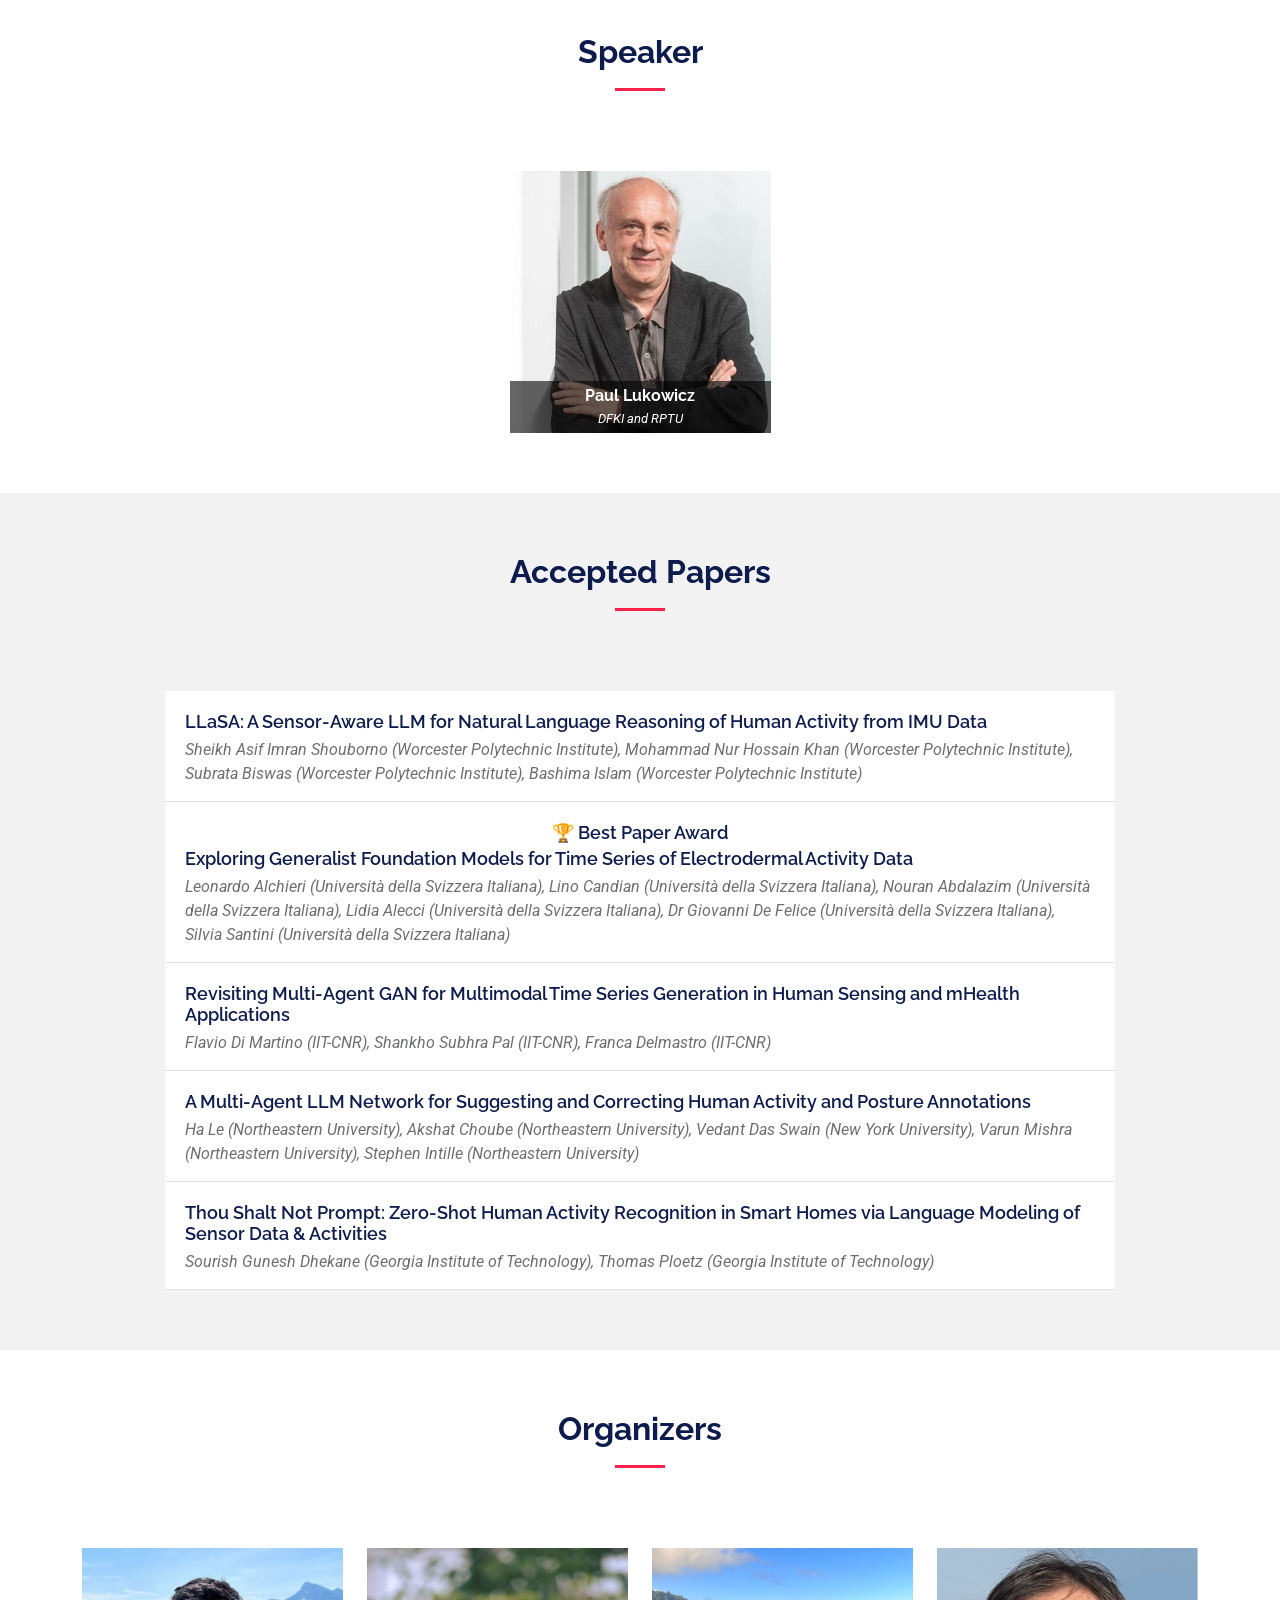
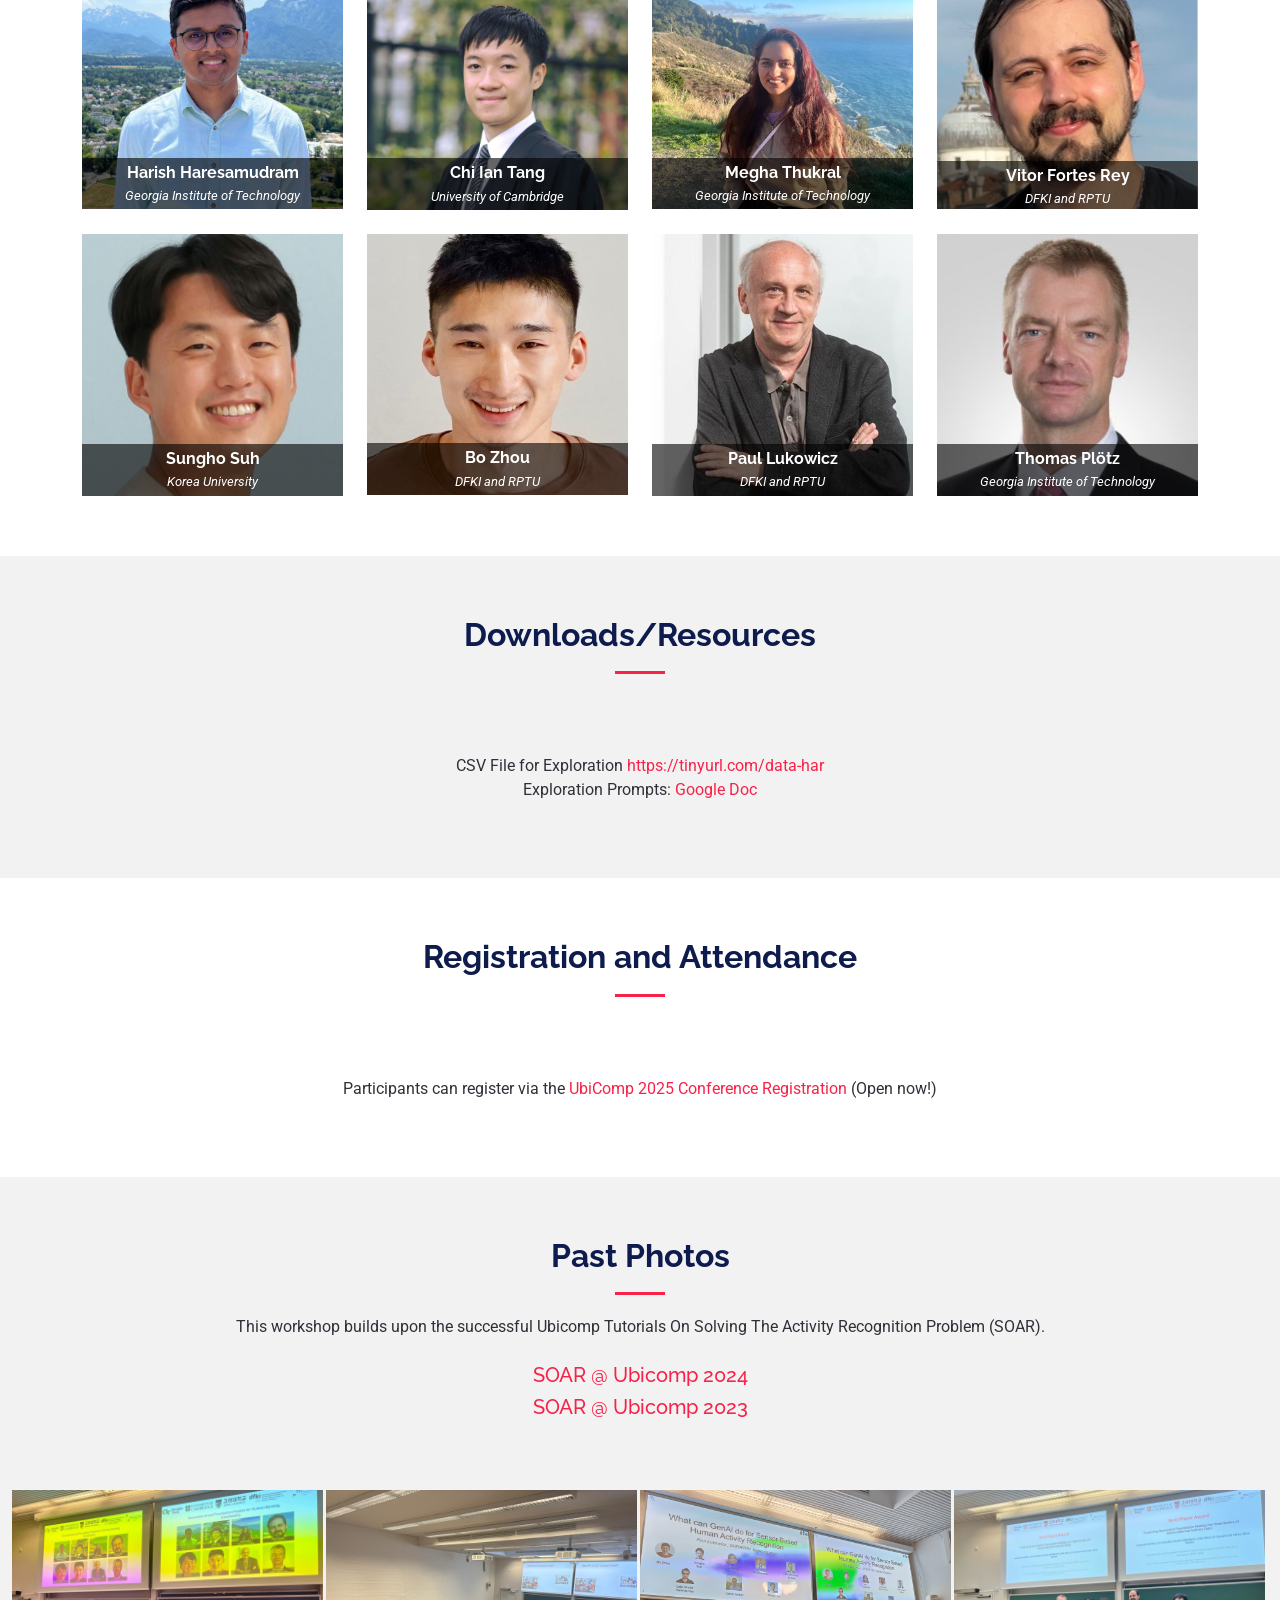
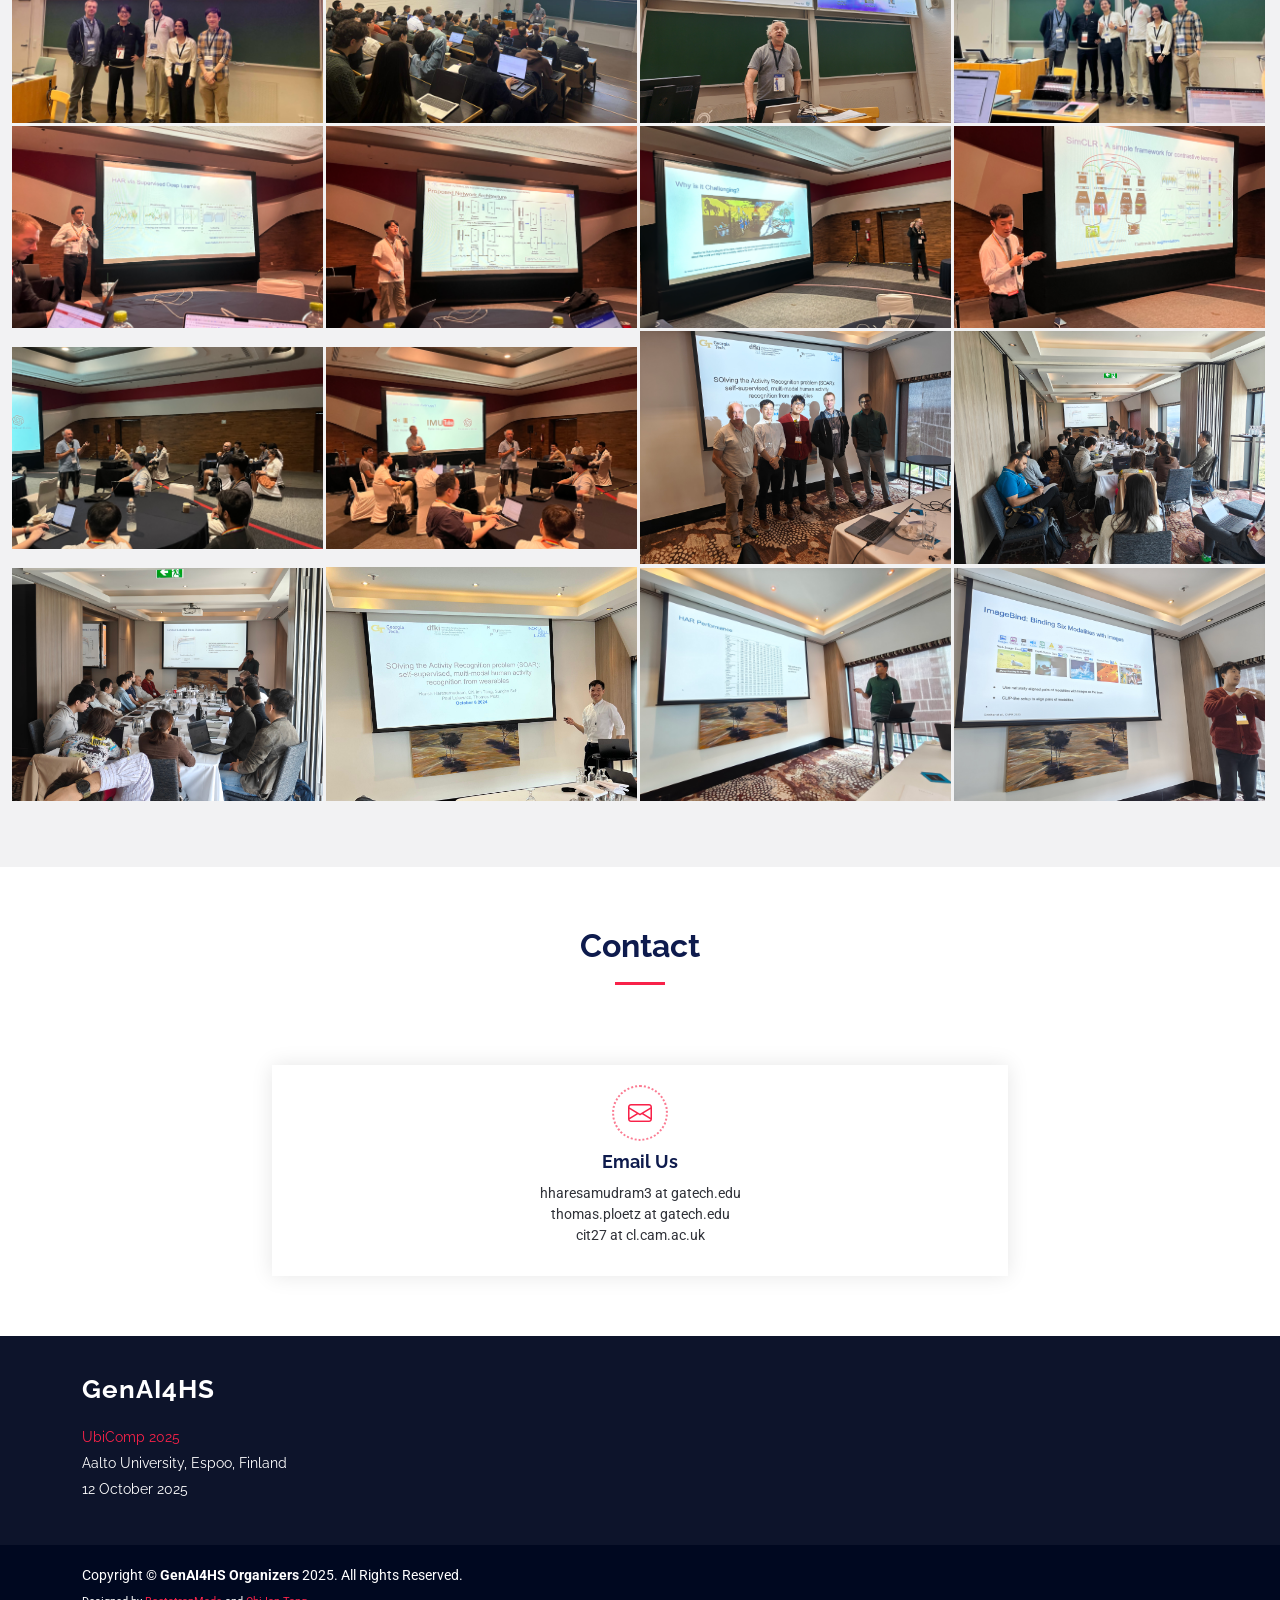
<file: 2025.html>
<!DOCTYPE html>
<html lang="en">

<head>
  <meta charset="utf-8">
  <meta content="width=device-width, initial-scale=1.0" name="viewport">
  <title>GenAI4HS @ UbiComp - Generative AI and Foundation Models for Human Sensing Workshop</title>
  <meta name="description" content="Website for the Generative AI and Foundation Models for Human Sensing Workshop at UbiComp 2025">
  <meta name="keywords" content="">
  <meta name="google-site-verification" content="wwxF5hFDv2ZT9hLvO6d-R1CFPOAQHqjO5qpKX6VJNQE" />

  <!-- Favicons -->
  <link rel="icon" href="https://www.ubicomp.org/ubicomp-iswc-2025/wp-content/uploads/2024/12/Ubicomp_2025_icon-200x200.png" sizes="192x192">
  <link rel="apple-touch-icon" href="https://www.ubicomp.org/ubicomp-iswc-2025/wp-content/uploads/2024/12/Ubicomp_2025_icon-200x200.png">

  <!-- Fonts -->
  <link href="https://fonts.googleapis.com" rel="preconnect">
  <link href="https://fonts.gstatic.com" rel="preconnect" crossorigin>
  <link href="https://fonts.googleapis.com/css2?family=Roboto:ital,wght@0,100;0,300;0,400;0,500;0,700;0,900;1,100;1,300;1,400;1,500;1,700;1,900&family=Raleway:ital,wght@0,100;0,200;0,300;0,400;0,500;0,600;0,700;0,800;0,900;1,100;1,200;1,300;1,400;1,500;1,600;1,700;1,800;1,900&display=swap" rel="stylesheet">
  <link rel="stylesheet" href="https://cdnjs.cloudflare.com/ajax/libs/font-awesome/6.6.0/css/all.min.css">

  <!-- Vendor CSS Files -->
  <link href="assets/vendor/bootstrap/css/bootstrap.min.css" rel="stylesheet">
  <link href="assets/vendor/bootstrap-icons/bootstrap-icons.css" rel="stylesheet">
  <link href="assets/vendor/aos/aos.css" rel="stylesheet">
  <link href="assets/vendor/glightbox/css/glightbox.min.css" rel="stylesheet">
  <link href="assets/vendor/swiper/swiper-bundle.min.css" rel="stylesheet">

  <!-- Main CSS File -->
  <link href="assets/css/main.css" rel="stylesheet">

  <!-- =======================================================
  * Template Name: TheEvent
  * Template URL: https://bootstrapmade.com/theevent-conference-event-bootstrap-template/
  * Updated: Aug 07 2024 with Bootstrap v5.3.3
  * Author: BootstrapMade.com
  * License: https://bootstrapmade.com/license/
  ======================================================== -->
</head>

<body class="index-page">

  <header id="header" class="header d-flex align-items-center fixed-top">
    <div class="container-fluid container-xl position-relative d-flex align-items-center" style="padding: 0 20px 0 20px;">

      <a href="#hero" class="logo d-flex align-items-center me-auto">
        <!-- <img src="assets/img/logo.png" alt=""> -->
        <h1 class="sitename">GenAI4HS</h1> 
      </a>

      <nav id="navmenu" class="navmenu">
        <ul>
          <!-- <li><a href="#hero" class="active">Home<br></a></li> -->
          <li><a href="#cfp">CfP</a></li>
          <li><a href="#schedule">Program</a></li>
          <li><a href="#speakers">Speaker</a></li>
          <li><a href="#papers">Papers</a></li>
          <li><a href="#organizers">Organizers</a></li>
          <li><a href="#downloads">Downloads</a></li>
          <li><a href="#registration">Registration</a></li>
          <li><a href="#past">Photos</a></li>
          <li><a href="#contact">Contact</a></li>
        </ul>
        <i class="mobile-nav-toggle d-xl-none bi bi-list"></i>
      </nav>

      <!-- <a class="cta-btn d-none d-xl-block" href="#submission">Submission</a> -->

    </div>
  </header>

  <main class="main">

    <!-- Hero Section -->
    <section id="hero" class="hero section dark-background">

      <img src="assets/img/GenAI4HS_teaser.png" alt="" data-aos="fade-in" class="">


      <div class="container d-flex flex-column align-items-center text-center mt-auto">
        <h2 data-aos="fade-in" class="">
          Generative AI and Foundation Models for Human Sensing Workshop
        </h2>
        <h2 data-aos="fade-in" class="">
          <span>GenAI4HS <a href="https://www.ubicomp.org/ubicomp-iswc-2025/"> @ UbiComp 2025</a></span>
        </h2>
        <!-- <p>
          12-13 October 2025, Aalto University, Espoo, Finland
        </p> -->
        <!-- <div class="">
          <a href="https://www.youtube.com/watch?v=" class="glightbox pulsating-play-btn mt-3"></a>
        </div> -->
      </div>

      <div class="about-info mt-auto position-relative">

        <div class="container position-relative" data-aos="fade-in">
          <div class="row">
            <!-- <div class="col-lg-6">
              <h2>About The Event</h2>
              <p></p>
            </div> -->
            <div class="col-lg-6 text-center">
              <h2>Where</h2>
              <p style="font-size: large;">U5 147, Undergraduate Centre, Otakaari 1<br>Aalto University, Espoo, Finland</p>
            </div>
            <div class="col-lg-6 text-center">
              <h2>When</h2>
              <p style="font-size: large;">09:00 - 13:00<br>12 October 2025</p>
            </div>
          </div>
        </div>
      </div>
      
    </section><!-- /Hero Section -->
    
    
    <!-- CfP Section -->
    <section id="cfp" class="section">
      
      <!-- Section Title -->
      <div class="container section-title">
        <h2>Call for Participation</h2>
      </div><!-- End Section Title -->

      <div class="container schedule">

        <div class="tab-content row justify-content-center" style="margin-bottom: 10px;">
          <div class="col-10 col-lg-8 text-center">
            <h3>Important Details</h3>
          </div>
        </div>

        <!-- Put a summary table of important dates and submission link here -->
        <div class="tab-content row justify-content-center">

          <div role="tabpanel" class="col-10 col-lg-8" style="background-color: #f2f2f3;">

            <div class="row schedule-item"> 
              <div class="col-md-5 align-self-center text-md-center"><h4>Submission Deadline</h4></div>
              <div class="col-md-7 align-self-center text-md-center"><time><del>July 04, 2025 (23:59 AoE)</del></time><br><time><span style="color: var(--accent-color);"><strong>July 09, 2025 (23:59 AoE)</strong></span></time></div>
            </div>
            <div class="row schedule-item"> 
              <div class="col-md-5 align-self-center text-md-center"><h4>Acceptance Notification</h4></div>
              <div class="col-md-7 align-self-center text-md-center"><time>July 28, 2025 (23:59 AoE)</time></div>
            </div>
            <div class="row schedule-item"> 
              <div class="col-md-5 align-self-center text-md-center"><h4>Camera-ready Deadline</h4></div>
              <div class="col-md-7 align-self-center text-md-center"><time>July 30, 2025 (23:59 AoE)</time></div>
            </div>
            <div class="row schedule-item"> 
              <div class="col-md-5 align-self-center text-md-center"><h4>Submission Platform</h4></div>
              <div class="col-md-7 align-self-center text-md-center"><a href="https://new.precisionconference.com/submissions">Precision Conference</a> (Open now!) <br> → Society: SIGCHI <br> → Conference: UbiComp/ISWC 2025 <br> → Track: <u>UbiComp/ISWC 2025 GenAI4HS</u></div>
            </div>
            <div class="row schedule-item"> 
              <div class="col-md-5 align-self-center text-md-center"><h4>Formatting</h4></div>
              <div class="col-md-7 align-self-center text-md-center">The "acmart" template <br><a href="https://www.ubicomp.org/ubicomp-iswc-2025/authors/formatting/">UbiComp / ISWC 2025 Publication Templates</a></div>
            </div>
            <div class="row schedule-item"> 
              <div class="col-md-5 align-self-center text-md-center"><h4>Paper Length</h4></div>
              <div class="col-md-7 align-self-center text-md-center">4 - 6 pages (excluding references)</div>
            </div>
          </div>
        </div>
        
        <div style="margin-top: 50px;"></div>

        <div class="tab-content row justify-content-center" style="margin-bottom: 10px;">
          <div class="col-10 col-lg-8 text-center">
            <h3>Themes and Goals</h3>
          </div>
        </div>

        <div class="row justify-content-center">
          <div class="col-10">
            <p>Human sensing plays a critical role in wide ranging applications such as human activity recognition, health monitoring and behavior analysis, often driven by the development of <em>specialized models</em>. Meanwhile, broadly usable, generic models, particularly involving Generative AI and foundational models, have brought transformative advancements in other domains. Yet, similar breakthroughs have not yet been widely observed in wearable and ubiquitous computing.</p>
            <p>This workshop aims to bring researchers and practitioners to discuss the recent trends and challenges in building foundational models for human sensing, and integrating advances from Generative AI into sensor pipelines. The workshop will present an opportunity for researchers to present their latest findings, acquire hands-on experience, and discuss the future of the field. It will also contain a mini-tutorial and mini-hackathon on using Generative AI and foundational models for human sensing applications and host presentations for the accepted submissions, which will take the form of full and position papers. We particularly welcome preliminary or work-in-progress results, in cover topics such as, but not limited to:</p>
            <ul>
              <li>Foundational models for wearable and ubiquitous computing.</li>
              <li>Augmenting context descriptions with generative models.</li>
              <li>Multi-modal domain adaptation or representation Learning for wearable and ubiquitous computing.</li>
              <li>Using generative models for data simulation, e.g., text-to-motion, diffusion models, and others. This also includes physical simulation and addressing the critical "sim2real" gap.</li>
              <li>Large Language Model (LLM) integration for ubiquitous computing.</li>
              <li>Challenges in practical deployment of Generative AI and foundational models in-the-wild.</li>
            </ul>
            <p>Papers submitted for review should be 4 - 6 pages in length (excluding references). Submissions will go through a single-phase review process with at least 2 reviewers. They will be reviewed and selected based on their originality, relevance, technical correctness, and their potential for initiating fruitful discussions at the workshop. Note, that position papers are not expected to present finished research projects. We rather ask for thought-provoking ideas or initial explorations of a topic. At the workshop, accepted submissions will be presented in a 10-minute presentation. At least one author of an accepted submission must attend the workshop. All accepted workshop papers can be included in the ACM Digital Library (DL) and the supplemental proceedings.</p>

          </div>
          
        </div>
        
      </div>
      
    </section><!-- /CfP Section -->
    
    <!-- Schedule Section -->
    <section id="schedule" class="schedule section light-background">
      
      <!-- Section Title -->
      <div class="container section-title">
        <h2>Program<br></h2>
      </div><!-- End Section Title -->

      <div class="container">

        <div class="tab-content row justify-content-center">
          <div class="col-10">
            <h3 class="sub-heading">The workshop will be a half-day workshop (09:00 - 13:00) taking place on Sunday, 12 October 2025.</h3>
          </div>
        </div>
        <div class="tab-content row justify-content-center">

          <div role="tabpanel" class="col-10" style="background-color: white;">

            <div class="row schedule-item">
              <div class="col-md-2 align-self-center text-md-center"><time>08:55 - 09:00</time></div>
              <div class="col-md-2 col-xl-1 d-none d-md-block"></div>
              <div class="col-md-8 col-xl-9 align-self-center">
                <h4>Welcome and Introductions</h4>
                <p>An introduction given by the organizers with a summary of the workshop's themes, goals, and outline.</p>
              </div>
            </div>

            <div class="row schedule-item justify-content-center">
              <div class="col-md-2 align-self-center text-md-center"><time>09:00 - 10:00</time></div>
              <div class="col-md-2 col-xl-1 justify-content-center align-self-center text-md-center">
                  <a href="https://scholar.google.com/citations?user=1FIyc9kAAAAJ"><img class="rounded-circle" src="assets/img/speakers/paul.jpg" alt=""></a>
              </div>
              <div class="col-md-8 col-xl-9 align-self-center">
                <h4>Keynote <span>Paul Lukowicz</span></h4>
                <p>What can GenAI do for sensor based Human Activity Recognition</p>
              </div>
            </div>

            <div class="row schedule-item justify-content-center">
              <div class="col-md-2 align-self-center text-md-center"><time>10:00 - 10:30</time></div>
              <div class="col-md-2 col-xl-1 d-none d-md-block"></div>
              <div class="col-md-8 col-xl-9 align-self-center">
                <h4>Paper Presentations - Session 1</h4>
                <p>A set of 15-minute paper presentations.</p>
              </div>
            </div>

            <div class="row schedule-item justify-content-center">
              <div class="col-md-2 align-self-center text-md-center"><time>10:30 - 11:00</time></div>
              <div class="col-md-2 col-xl-1 d-none d-md-block"></div>
              <div class="col-md-8 col-xl-9 align-self-center">
                <h4>Coffee Break</h4>
                <p>A coffee break and poster session organized by UbiComp / ISWC 2025.</p>
              </div>
            </div>

            <div class="row schedule-item justify-content-center">
              <div class="col-md-2 align-self-center text-md-center"><time>11:00 - 11:45</time></div>
              <div class="col-md-2 col-xl-1 d-none d-md-block"></div>
              <div class="col-md-8 col-xl-9 align-self-center">
                <h4>Paper Presentations - Session 2</h4>
                <p>A set of 15-minute paper presentations.</p>
              </div>
            </div>

            <div class="row schedule-item justify-content-center">
              <div class="col-md-2 align-self-center text-md-center"><time>11:45 - 12:45</time></div>
              <div class="col-md-2 col-xl-1 d-none d-md-block"></div>
              <div class="col-md-8 col-xl-9 align-self-center">
                <h4>Activity</h4>
                <p>A hands-on activity on the exploration of LLMs for HAR.</p>
              </div>
            </div>

            <div class="row schedule-item justify-content-center">
              <div class="col-md-2 align-self-center text-md-center"><time>12:45 - 13:00</time></div>
              <div class="col-md-2 col-xl-1 d-none d-md-block"></div>
              <div class="col-md-8 col-xl-9 align-self-center">
                <h4>Final Remarks</h4>
              </div>
            </div>

          </div><!-- End Schdule Table -->

        </div>

      </div>
    </section><!-- /Schedule Section -->

    <!-- Speakers Section -->
    <section id="speakers" class="speakers section">

      <!-- Section Title -->
      <div class="container section-title">
        <h2>Speaker<br></h2>
      </div><!-- End Section Title -->

      <div class="container">

        <div class="row gy-4 justify-content-center">

          <div class="col-xl-3 col-lg-4 col-md-6">
            <div class="member">
              <a href="https://scholar.google.com/citations?user=1FIyc9kAAAAJ"><img src="assets/img/speakers/paul.jpg" class="img-fluid profile" alt=""></a>
              <div class="member-info">
                <div class="member-info-content">
                  <h4><a href="https://scholar.google.com/citations?user=1FIyc9kAAAAJ">Paul Lukowicz</a></h4>
                  <span>DFKI and RPTU</span>
                </div>
                <div class="social">
                  <a href="https://scholar.google.com/citations?user=1FIyc9kAAAAJ"><i class="fa-solid fa-graduation-cap"></i></a>
                  <a href="https://www.linkedin.com/in/paul-lukowicz-2b6aa35/"><i class="bi bi-linkedin"></i></a>
                </div>
              </div>
            </div>
          </div><!-- End Team Member -->

        </div>

      </div>

    </section><!-- /Speakers Section -->

    <!-- Accepted Section -->
    <section id="papers" class="schedule section light-background">
      
      <!-- Section Title -->
      <div class="container section-title">
        <h2>Accepted Papers<br></h2>
      </div><!-- End Section Title -->

      <div class="container">

        <div class="tab-content row justify-content-center">

          <div role="tabpanel" class="col-10" style="background-color: white;">

            <div class="row schedule-item">
              <div class="col-md-12 align-self-center">
                <h4>LLaSA: A Sensor-Aware LLM for Natural Language Reasoning of Human Activity from IMU Data</h4>
                <p>Sheikh Asif Imran Shouborno (Worcester Polytechnic Institute), Mohammad Nur Hossain Khan (Worcester Polytechnic Institute), Subrata Biswas (Worcester Polytechnic Institute), Bashima Islam (Worcester Polytechnic Institute)</p>
              </div>
            </div>

            <div class="row schedule-item">
              <div class="col-md-12 align-self-center">
                <span class="text-md-center"><h4>🏆 Best Paper Award</h4></span>
                <h4>Exploring Generalist Foundation Models for Time Series of Electrodermal Activity Data</h4>
                <p>Leonardo Alchieri (Università della Svizzera Italiana), Lino Candian (Università della Svizzera Italiana), Nouran Abdalazim (Università della Svizzera Italiana), Lidia Alecci (Università della Svizzera Italiana), Dr Giovanni De Felice (Università della Svizzera Italiana), Silvia Santini (Università della Svizzera Italiana)</p>
              </div>
            </div>

            <div class="row schedule-item">
              <div class="col-md-12 align-self-center">
                <h4>Revisiting Multi-Agent GAN for Multimodal Time Series Generation in Human Sensing and mHealth Applications</h4>
                <p>Flavio Di Martino (IIT-CNR), Shankho Subhra Pal (IIT-CNR), Franca Delmastro (IIT-CNR)</p>
              </div>
            </div>

            <div class="row schedule-item">
              <div class="col-md-12 align-self-center">
                <h4>A Multi-Agent LLM Network for Suggesting and Correcting Human Activity and Posture Annotations</h4>
                <p>Ha Le (Northeastern University), Akshat Choube (Northeastern University), Vedant Das Swain (New York University), Varun Mishra (Northeastern University), Stephen Intille (Northeastern University)</p>
              </div>
            </div>

            <div class="row schedule-item">
              <div class="col-md-12 align-self-center">
                <h4>Thou Shalt Not Prompt: Zero-Shot Human Activity Recognition in Smart Homes via Language Modeling of Sensor Data & Activities</h4>
                <p>Sourish Gunesh Dhekane (Georgia Institute of Technology), Thomas Ploetz (Georgia Institute of Technology)</p>
              </div>
            </div>

          </div><!-- End Schdule Table -->

        </div>

      </div>
    </section><!-- /Accepted Section -->


    <!-- organizers Section -->
    <section id="organizers" class="speakers section">

      <!-- Section Title -->
      <div class="container section-title">
        <h2>Organizers<br></h2>
      </div><!-- End Section Title -->

      <div class="container">

        <div class="row gy-4 justify-content-center">

          <div class="col-xl-3 col-lg-4 col-md-6">
            <div class="member">
              <a href="https://harkash.github.io/"><img src="assets/img/speakers/harish.jpeg" class="img-fluid profile" alt=""></a>
              <div class="member-info">
                <div class="member-info-content">
                  <h4><a href="https://harkash.github.io/">Harish Haresamudram</a></h4>
                  <span>Georgia Institute of Technology</span>
                </div>
                <div class="social">
                  <a href="https://scholar.google.com/citations?user=ThV9ezEAAAAJ"><i class="fa-solid fa-graduation-cap"></i></a>
                  <a href="https://www.linkedin.com/in/hharesamudram"><i class="bi bi-linkedin"></i></a>
                </div>
              </div>
            </div>
          </div><!-- End Team Member -->

          <div class="col-xl-3 col-lg-4 col-md-6">
            <div class="member">
              <a href="https://iantang.co/"><img src="assets/img/speakers/citang.jpg" class="img-fluid profile" alt=""></a>
              <div class="member-info">
                <div class="member-info-content">
                  <h4><a href="https://iantang.co/">Chi Ian Tang</a></h4>
                  <span>University of Cambridge</span>
                </div>
                <div class="social">
                  <a href="https://scholar.google.com/citations?user=xqXm3xUAAAAJ"><i class="fa-solid fa-graduation-cap"></i></a>
                  <a href="https://www.linkedin.com/in/iantangc"><i class="bi bi-linkedin"></i></a>
                </div>
              </div>
            </div>
          </div><!-- End Team Member -->

          <div class="col-xl-3 col-lg-4 col-md-6">
            <div class="member">
              <a href="https://meghathukral.github.io/"><img src="assets/img/speakers/megha.jpg" class="img-fluid profile" alt=""></a>
              <div class="member-info">
                <div class="member-info-content">
                  <h4><a href="https://meghathukral.github.io/">Megha Thukral</a></h4>
                  <span>Georgia Institute of Technology</span>
                </div>
                <div class="social">
                  <a href="https://scholar.google.com/citations?user=gUTZEvgAAAAJ"><i class="fa-solid fa-graduation-cap"></i></a>
                  <a href="https://www.linkedin.com/in/megha-thukral"><i class="bi bi-linkedin"></i></a>
                </div>
              </div>
            </div>
          </div><!-- End Team Member -->

          <div class="col-xl-3 col-lg-4 col-md-6">
            <div class="member">
              <a href="https://scholar.google.com/citations?user=rjJwgO0AAAAJ"><img src="assets/img/speakers/vitor.png" class="img-fluid profile" alt=""></a>
              <div class="member-info">
                <div class="member-info-content">
                  <h4><a href="https://scholar.google.com/citations?user=rjJwgO0AAAAJ">Vitor Fortes Rey</a></h4>
                  <span>DFKI and RPTU</span>
                </div>
                <div class="social">
                  <a href="https://scholar.google.com/citations?user=rjJwgO0AAAAJ"><i class="fa-solid fa-graduation-cap"></i></a>
                </div>
              </div>
            </div>
          </div><!-- End Team Member -->

          <div class="col-xl-3 col-lg-4 col-md-6">
            <div class="member">
              <a href="https://sites.google.com/view/sunghosuh/team"><img src="assets/img/speakers/sungho.jpg" class="img-fluid profile" alt=""></a>
              <div class="member-info">
                <div class="member-info-content">
                  <h4><a href="https://sites.google.com/view/sunghosuh/team">Sungho Suh</a></h4>
                  <span>Korea University</span>
                </div>
                <div class="social">
                  <a href="https://scholar.google.com/citations?user=DMjDOYwAAAAJ"><i class="fa-solid fa-graduation-cap"></i></a>
                  <a href="https://www.linkedin.com/in/sungho-suh-08344761/"><i class="bi bi-linkedin"></i></a>
                </div>
              </div>
            </div>
          </div><!-- End Team Member -->

          <div class="col-xl-3 col-lg-4 col-md-6">
            <div class="member">
              <a href="https://www.drzhou.work/"><img src="assets/img/speakers/bo.jpeg" class="img-fluid profile" alt=""></a>
              <div class="member-info">
                <div class="member-info-content">
                  <h4><a href="https://www.drzhou.work/">Bo Zhou</a></h4>
                  <span>DFKI and RPTU</span>
                </div>
                <div class="social">
                  <a href="https://scholar.google.de/citations?user=PCvtW3gAAAAJ"><i class="fa-solid fa-graduation-cap"></i></a>
                  <a href="https://www.linkedin.com/in/bo-zhou-b7875556/"><i class="bi bi-linkedin"></i></a>
                </div>
              </div>
            </div>
          </div><!-- End Team Member -->

          <div class="col-xl-3 col-lg-4 col-md-6">
            <div class="member">
              <a href="https://scholar.google.com/citations?user=1FIyc9kAAAAJ"><img src="assets/img/speakers/paul.jpg" class="img-fluid profile" alt=""></a>
              <div class="member-info">
                <div class="member-info-content">
                  <h4><a href="https://scholar.google.com/citations?user=1FIyc9kAAAAJ">Paul Lukowicz</a></h4>
                  <span>DFKI and RPTU</span>
                </div>
                <div class="social">
                  <a href="https://scholar.google.com/citations?user=1FIyc9kAAAAJ"><i class="fa-solid fa-graduation-cap"></i></a>
                  <a href="https://www.linkedin.com/in/paul-lukowicz-2b6aa35/"><i class="bi bi-linkedin"></i></a>
                </div>
              </div>
            </div>
          </div><!-- End Team Member -->

          <div class="col-xl-3 col-lg-4 col-md-6">
            <div class="member">
              <a href="https://www.cc.gatech.edu/people/thomas-ploetz"><img src="assets/img/speakers/thomas.jpeg" class="img-fluid profile" alt="Thomas Plötz"></a>
              <div class="member-info">
                <div class="member-info-content">
                  <h4><a href="https://www.cc.gatech.edu/people/thomas-ploetz">Thomas Plötz</a></h4>
                  <span>Georgia Institute of Technology</span>
                </div>
                <div class="social">
                  <a href="https://scholar.google.com/citations?user=kM95eWgAAAAJ"><i class="fa-solid fa-graduation-cap"></i></a>
                  <a href="https://www.linkedin.com/in/thomas-ploetz-99684b25/"><i class="bi bi-linkedin"></i></a>
                </div>
              </div>
            </div>
          </div><!-- End Team Member -->

        </div>

      </div>

    </section><!-- /Organizers Section -->


    <!-- Downloads Section -->
    <section id="downloads" class="section light-background">
  
      <!-- Section Title -->
      <div class="container section-title">
        <h2>Downloads/Resources</h2>
      </div><!-- End Section Title -->

      <div class="container">
        <div class="row justify-content-center">
          
          <div class="col-12 text-center">
            <p>CSV File for Exploration <a href="https://tinyurl.com/data-har">https://tinyurl.com/data-har</a> <br>
            Exploration Prompts: <a href="https://docs.google.com/document/d/1F1WgCF69DyiztpBjEwIUXzB8R36AIzvrdlJLgAgQ_AA/edit?tab=t.0">Google Doc</a></p>
        
          </div>
          
        </div>
      </div>
      
    </section><!-- /CfP Section -->

    <!-- Registrations Section -->
    <section id="registration" class="section">
  
      <!-- Section Title -->
      <div class="container section-title">
        <h2>Registration and Attendance</h2>
      </div><!-- End Section Title -->

      <div class="container">
        <div class="row justify-content-center">
          
          <div class="col-12 text-center">
            <p>Participants can register via the <a href="https://www.ubicomp.org/ubicomp-iswc-2025/">UbiComp 2025 Conference Registration</a> (Open now!)</p>
          </div>
          
        </div>
      </div>
      
    </section><!-- /CfP Section -->

    <!-- Past Photos Section -->
    <section id="past" class="venue section light-background">

      <!-- Section Title -->
      <div class="container section-title" >
        <h2>Past Photos<br></h2>
        <p>This workshop builds upon the successful Ubicomp Tutorials On Solving The Activity Recognition Problem (SOAR).</p>
        <br>
        <h5><a href="https://sites.google.com/view/soar-tutorial-ubicomp2024/home">SOAR @ Ubicomp 2024</a></h5>
        <h5><a href="https://sites.google.com/view/soar-tutorial-ubicomp2023/home">SOAR @ Ubicomp 2023</a></h5>
      </div><!-- End Section Title -->

      <div class="container-fluid">

      </div>

      <div class="container-fluid venue-gallery-container">
        <div class="row g-0 align-items-center justify-content-center">

          <div class="col-lg-3 col-md-4">
            <div class="venue-gallery">
              <a href="assets/img/photos-gallery/2025-1.jpg" class="glightbox" data-gall="venue-gallery">
                <img src="assets/img/photos-gallery/2025-1.jpg" alt="" class="img-fluid">
              </a>
            </div>
          </div>

          <div class="col-lg-3 col-md-4">
            <div class="venue-gallery">
              <a href="assets/img/photos-gallery/2025-2.jpg" class="glightbox" data-gall="venue-gallery">
                <img src="assets/img/photos-gallery/2025-2.jpg" alt="" class="img-fluid">
              </a>
            </div>
          </div>

          <div class="col-lg-3 col-md-4">
            <div class="venue-gallery">
              <a href="assets/img/photos-gallery/2025-3.jpg" class="glightbox" data-gall="venue-gallery">
                <img src="assets/img/photos-gallery/2025-3.jpg" alt="" class="img-fluid">
              </a>
            </div>
          </div>

          <div class="col-lg-3 col-md-4">
            <div class="venue-gallery">
              <a href="assets/img/photos-gallery/2025-4.jpg" class="glightbox" data-gall="venue-gallery">
                <img src="assets/img/photos-gallery/2025-4.jpg" alt="" class="img-fluid">
              </a>
            </div>
          </div>

          <div class="col-lg-3 col-md-4">
            <div class="venue-gallery">
              <a href="assets/img/photos-gallery/1.png" class="glightbox" data-gall="venue-gallery">
                <img src="assets/img/photos-gallery/1.png" alt="" class="img-fluid">
              </a>
            </div>
          </div>

          <div class="col-lg-3 col-md-4">
            <div class="venue-gallery">
              <a href="assets/img/photos-gallery/2.png" class="glightbox" data-gall="venue-gallery">
                <img src="assets/img/photos-gallery/2.png" alt="" class="img-fluid">
              </a>
            </div>
          </div>

          <div class="col-lg-3 col-md-4">
            <div class="venue-gallery">
              <a href="assets/img/photos-gallery/3.png" class="glightbox" data-gall="venue-gallery">
                <img src="assets/img/photos-gallery/3.png" alt="" class="img-fluid">
              </a>
            </div>
          </div>

          <div class="col-lg-3 col-md-4">
            <div class="venue-gallery">
              <a href="assets/img/photos-gallery/4.png" class="glightbox" data-gall="venue-gallery">
                <img src="assets/img/photos-gallery/4.png" alt="" class="img-fluid">
              </a>
            </div>
          </div>

          <div class="col-lg-3 col-md-4">
            <div class="venue-gallery">
              <a href="assets/img/photos-gallery/5.png" class="glightbox" data-gall="venue-gallery">
                <img src="assets/img/photos-gallery/5.png" alt="" class="img-fluid">
              </a>
            </div>
          </div>

          <div class="col-lg-3 col-md-4">
            <div class="venue-gallery">
              <a href="assets/img/photos-gallery/6.png" class="glightbox" data-gall="venue-gallery">
                <img src="assets/img/photos-gallery/6.png" alt="" class="img-fluid">
              </a>
            </div>
          </div>

          <div class="col-lg-3 col-md-4">
            <div class="venue-gallery">
              <a href="assets/img/photos-gallery/2024-2.jpg" class="glightbox" data-gall="venue-gallery">
                <img src="assets/img/photos-gallery/2024-2.jpg" alt="" class="img-fluid">
              </a>
            </div>
          </div>

          <div class="col-lg-3 col-md-4">
            <div class="venue-gallery">
              <a href="assets/img/photos-gallery/2024-3.jpg" class="glightbox" data-gall="venue-gallery">
                <img src="assets/img/photos-gallery/2024-3.jpg" alt="" class="img-fluid">
              </a>
            </div>
          </div>

          
          <div class="col-lg-3 col-md-4">
            <div class="venue-gallery">
              <a href="assets/img/photos-gallery/2024-5.jpg" class="glightbox" data-gall="venue-gallery">
                <img src="assets/img/photos-gallery/2024-5.jpg" alt="" class="img-fluid">
              </a>
            </div>
          </div>

          <div class="col-lg-3 col-md-4">
            <div class="venue-gallery">
              <a href="assets/img/photos-gallery/2024-1.jpg" class="glightbox" data-gall="venue-gallery">
                <img src="assets/img/photos-gallery/2024-1.jpg" alt="" class="img-fluid">
              </a>
            </div>
          </div>
          
          <div class="col-lg-3 col-md-4">
            <div class="venue-gallery">
              <a href="assets/img/photos-gallery/2024-6.jpg" class="glightbox" data-gall="venue-gallery">
                <img src="assets/img/photos-gallery/2024-6.jpg" alt="" class="img-fluid">
              </a>
            </div>
          </div>
          
          <div class="col-lg-3 col-md-4">
            <div class="venue-gallery">
              <a href="assets/img/photos-gallery/2024-8.jpg" class="glightbox" data-gall="venue-gallery">
                <img src="assets/img/photos-gallery/2024-8.jpg" alt="" class="img-fluid">
              </a>
            </div>
          </div>
          
          
        </div>
      </div>

    </section><!-- /Venue Section -->


    <!-- Contact Section -->
    <section id="contact" class="contact section">

      <!-- Section Title -->
      <div class="container section-title">
        <h2>Contact</h2>
      </div><!-- End Section Title -->

      <div class="container">

        <div class="row gy-4 justify-content-center">

          <div class="col-12 col-md-8">
            <div class="info-item d-flex flex-column justify-content-center align-items-center">
              <i class="bi bi-envelope"></i>
              <h3>Email Us</h3>
              <p class="text-center">hharesamudram3 at gatech.edu <br> thomas.ploetz at gatech.edu <br> cit27 at cl.cam.ac.uk</p>
            </div>
          </div><!-- End Info Item -->

        </div>

      </div>

    </section><!-- /Contact Section -->

  </main>

  <footer id="footer" class="footer dark-background">

    <div class="footer-top">
      <div class="container">
        <div class="row gy-4" style="padding-bottom: 40px;">
          <div class="col-12 footer-about">
            <a href="#" class="logo d-flex align-items-cente justify-content-center justify-content-md-between">
              <span class="sitename">GenAI4HS</span>
            </a>
            <div class="footer-contact col-12 text-center text-md-start">
              <p><a href="https://www.ubicomp.org/ubicomp-iswc-2025/">UbiComp 2025</a></p>
              <p>Aalto University, Espoo, Finland</p>
              <p>12 October 2025</p>
            </div>
          </div>
        </div>
      </div>
    </div>

    <div class="copyright text-center">
      <div class="container d-flex flex-column flex-lg-row justify-content-center justify-content-lg-between align-items-center">

        <div class="d-flex flex-column align-items-center align-items-lg-start">
          <div>
            Copyright © <strong><span>GenAI4HS Organizers</span></strong> 2025. All Rights Reserved.
          </div>
          <div class="credits">
            <small>
              <!-- All the links in the footer should remain intact. -->
              <!-- You can delete the links only if you purchased the pro version. -->
              <!-- Licensing information: https://bootstrapmade.com/license/ -->
              <!-- Purchase the pro version with working PHP/AJAX contact form: https://bootstrapmade.com/herobiz-bootstrap-business-template/ -->
              Designed by <a href="https://bootstrapmade.com/">BootstrapMade</a> and <a href="https://iantang.co/">Chi Ian Tang</a>
            </small>
          </div>
        </div>

      </div>
    </div>

  </footer>

  <!-- Scroll Top -->
  <a href="#" id="scroll-top" class="scroll-top d-flex align-items-center justify-content-center"><i class="bi bi-arrow-up-short"></i></a>

  <!-- Preloader -->
  <div id="preloader"></div>

  <!-- Vendor JS Files -->
  <script src="assets/vendor/bootstrap/js/bootstrap.bundle.min.js"></script>
  <!-- <script src="assets/vendor/php-email-form/validate.js"></script> -->
  <script src="assets/vendor/aos/aos.js"></script>
  <script src="assets/vendor/glightbox/js/glightbox.min.js"></script>
  <script src="assets/vendor/swiper/swiper-bundle.min.js"></script>

  <!-- Main JS File -->
  <script src="assets/js/main.js"></script>

</body>

</html>
</file>
<file: assets/css/main.css>
/**
* Template Name: TheEvent
* Template URL: https://bootstrapmade.com/theevent-conference-event-bootstrap-template/
* Updated: Aug 07 2024 with Bootstrap v5.3.3
* Author: BootstrapMade.com
* License: https://bootstrapmade.com/license/
*/

/*--------------------------------------------------------------
# Font & Color Variables
# Help: https://bootstrapmade.com/color-system/
--------------------------------------------------------------*/
/* Fonts */
:root {
  --default-font: "Roboto",  system-ui, -apple-system, "Segoe UI", Roboto, "Helvetica Neue", Arial, "Noto Sans", "Liberation Sans", sans-serif, "Apple Color Emoji", "Segoe UI Emoji", "Segoe UI Symbol", "Noto Color Emoji";
  --heading-font: "Raleway",  sans-serif;
  --nav-font: "Raleway",  sans-serif;
}

/* Global Colors - The following color variables are used throughout the website. Updating them here will change the color scheme of the entire website */
:root { 
  --background-color: #ffffff; /* Background color for the entire website, including individual sections */
  --default-color: #2f3138; /* Default color used for the majority of the text content across the entire website */
  --heading-color: #0e1b4d; /* Color for headings, subheadings and title throughout the website */
  --accent-color: #f82249; /* Accent color that represents your brand on the website. It's used for buttons, links, and other elements that need to stand out */
  --surface-color: #ffffff; /* The surface color is used as a background of boxed elements within sections, such as cards, icon boxes, or other elements that require a visual separation from the global background. */
  --contrast-color: #ffffff; /* Contrast color for text, ensuring readability against backgrounds of accent, heading, or default colors. */
}

/* Nav Menu Colors - The following color variables are used specifically for the navigation menu. They are separate from the global colors to allow for more customization options */
:root {
  --nav-color: rgba(255, 255, 255, 0.65);  /* The default color of the main navmenu links */
  --nav-hover-color: #ffffff; /* Applied to main navmenu links when they are hovered over or active */
  --nav-mobile-background-color: #ffffff; /* Used as the background color for mobile navigation menu */
  --nav-dropdown-background-color: #ffffff; /* Used as the background color for dropdown items that appear when hovering over primary navigation items */
  --nav-dropdown-color: #212529; /* Used for navigation links of the dropdown items in the navigation menu. */
  --nav-dropdown-hover-color: #f82249; /* Similar to --nav-hover-color, this color is applied to dropdown navigation links when they are hovered over. */
}

/* Color Presets - These classes override global colors when applied to any section or element, providing reuse of the sam color scheme. */

.light-background {
  --background-color: #f2f2f3;
  --surface-color: #ffffff;
}

.dark-background {
  --background-color: #000820;
  --default-color: #ffffff;
  --heading-color: #ffffff;
  --surface-color: #001553;
  --contrast-color: #ffffff;
}

/* Smooth scroll */
:root {
  scroll-behavior: smooth;
}

/*--------------------------------------------------------------
# General Styling & Shared Classes
--------------------------------------------------------------*/
body {
  color: var(--default-color);
  background-color: var(--background-color);
  font-family: var(--default-font);
}

a {
  color: var(--accent-color);
  text-decoration: none;
  transition: 0.3s;
}

a:hover {
  color: color-mix(in srgb, var(--accent-color), transparent 25%);
  text-decoration: none;
}

h1,
h2,
h3,
h4,
h5,
h6 {
  color: var(--heading-color);
  font-family: var(--heading-font);
}

/* Pulsating Play Button
------------------------------*/
.pulsating-play-btn {
  width: 94px;
  height: 94px;
  background: radial-gradient(var(--accent-color) 50%, color-mix(in srgb, var(--accent-color), transparent 75%) 52%);
  border-radius: 50%;
  display: block;
  position: relative;
  overflow: hidden;
}

.pulsating-play-btn:before {
  content: "";
  position: absolute;
  width: 120px;
  height: 120px;
  animation-delay: 0s;
  animation: pulsate-play-btn 2s;
  animation-direction: forwards;
  animation-iteration-count: infinite;
  animation-timing-function: steps;
  opacity: 1;
  border-radius: 50%;
  border: 5px solid color-mix(in srgb, var(--accent-color), transparent 30%);
  top: -15%;
  left: -15%;
  background: rgba(198, 16, 0, 0);
}

.pulsating-play-btn:after {
  content: "";
  position: absolute;
  left: 50%;
  top: 50%;
  transform: translateX(-40%) translateY(-50%);
  width: 0;
  height: 0;
  border-top: 10px solid transparent;
  border-bottom: 10px solid transparent;
  border-left: 15px solid #fff;
  z-index: 100;
  transition: all 400ms cubic-bezier(0.55, 0.055, 0.675, 0.19);
}

.pulsating-play-btn:hover:before {
  content: "";
  position: absolute;
  left: 50%;
  top: 50%;
  transform: translateX(-40%) translateY(-50%);
  width: 0;
  height: 0;
  border: none;
  border-top: 10px solid transparent;
  border-bottom: 10px solid transparent;
  border-left: 15px solid #fff;
  z-index: 200;
  animation: none;
  border-radius: 0;
}

.pulsating-play-btn:hover:after {
  border-left: 15px solid var(--accent-color);
  transform: scale(20);
}

@keyframes pulsate-play-btn {
  0% {
    transform: scale(0.6, 0.6);
    opacity: 1;
  }

  100% {
    transform: scale(1, 1);
    opacity: 0;
  }
}

/* PHP Email Form Messages
------------------------------*/
.php-email-form .error-message {
  display: none;
  background: #df1529;
  color: #ffffff;
  text-align: left;
  padding: 15px;
  margin-bottom: 24px;
  font-weight: 600;
}

.php-email-form .sent-message {
  display: none;
  color: #ffffff;
  background: #059652;
  text-align: center;
  padding: 15px;
  margin-bottom: 24px;
  font-weight: 600;
}

.php-email-form .loading {
  display: none;
  background: var(--surface-color);
  text-align: center;
  padding: 15px;
  margin-bottom: 24px;
}

.php-email-form .loading:before {
  content: "";
  display: inline-block;
  border-radius: 50%;
  width: 24px;
  height: 24px;
  margin: 0 10px -6px 0;
  border: 3px solid var(--accent-color);
  border-top-color: var(--surface-color);
  animation: php-email-form-loading 1s linear infinite;
}

@keyframes php-email-form-loading {
  0% {
    transform: rotate(0deg);
  }

  100% {
    transform: rotate(360deg);
  }
}

/*--------------------------------------------------------------
# Global Header
--------------------------------------------------------------*/
.header {
  --background-color: rgba(0, 0, 0, 0);
  --heading-color: #ffffff;
  color: var(--default-color);
  background-color: var(--background-color);
  padding: 20px 0;
  transition: all 0.05s;
  z-index: 997;
}

.header .logo {
  line-height: 1;
}

.header .logo img {
  max-height: 36px;
  margin-right: 8px;
}

.header .logo h1 {
  font-size: 30px;
  margin: 0;
  font-weight: 700;
  color: var(--heading-color);
}

.header .cta-btn,
.header .cta-btn:focus {
  color: var(--contrast-color);
  background: var(--accent-color);
  font-size: 14px;
  padding: 8px 25px;
  margin: 0 30px 0 30px;
  border-radius: 50px;
  transition: 0.3s;
}

.header .cta-btn:hover,
.header .cta-btn:focus:hover {
  color: var(--contrast-color);
  background: color-mix(in srgb, var(--accent-color), transparent 15%);
}

@media (max-width: 1200px) {
  .header .logo {
    order: 1;
  }

  .header .btn-getstarted {
    order: 2;
    margin: 0 15px 0 0;
    padding: 6px 15px;
  }

  .header .navmenu {
    order: 3;
  }
}

.scrolled .header {
  box-shadow: 0px 0 18px rgba(0, 0, 0, 0.1);
}

/* Global Header on Scroll
------------------------------*/
.scrolled .header {
  --background-color: rgba(1, 8, 33, 0.82);
}

/*--------------------------------------------------------------
# Navigation Menu
--------------------------------------------------------------*/
/* Desktop Navigation */
@media (min-width: 1200px) {
  .navmenu {
    padding: 0;
  }

  .navmenu ul {
    margin: 0;
    padding: 0;
    display: flex;
    list-style: none;
    align-items: center;
  }

  .navmenu li {
    position: relative;
  }

  .navmenu>ul>li {
    white-space: nowrap;
    padding: 15px 14px;
  }

  .navmenu>ul>li:last-child {
    padding-right: 0;
  }

  .navmenu a,
  .navmenu a:focus {
    color: var(--nav-color);
    font-size: 15px;
    padding: 0 2px;
    font-family: var(--nav-font);
    font-weight: 600;
    display: flex;
    align-items: center;
    justify-content: space-between;
    white-space: nowrap;
    transition: 0.3s;
    position: relative;
  }

  .navmenu a i,
  .navmenu a:focus i {
    font-size: 12px;
    line-height: 0;
    margin-left: 5px;
    transition: 0.3s;
  }

  .navmenu>ul>li>a:before {
    content: "";
    position: absolute;
    height: 2px;
    bottom: -6px;
    left: 0;
    background-color: var(--accent-color);
    visibility: hidden;
    width: 0px;
    transition: all 0.3s ease-in-out 0s;
  }

  .navmenu a:hover:before,
  .navmenu li:hover>a:before,
  .navmenu .active:before {
    visibility: visible;
    width: 100%;
  }

  .navmenu li:hover>a,
  .navmenu .active,
  .navmenu .active:focus {
    color: var(--nav-hover-color);
  }

  .navmenu .dropdown ul {
    margin: 0;
    padding: 10px 0;
    background: var(--nav-dropdown-background-color);
    display: block;
    position: absolute;
    visibility: hidden;
    left: 14px;
    top: 130%;
    opacity: 0;
    transition: 0.3s;
    border-radius: 4px;
    z-index: 99;
    box-shadow: 0px 0px 30px rgba(0, 0, 0, 0.1);
  }

  .navmenu .dropdown ul li {
    min-width: 200px;
  }

  .navmenu .dropdown ul a {
    padding: 10px 20px;
    font-size: 15px;
    text-transform: none;
    color: var(--nav-dropdown-color);
  }

  .navmenu .dropdown ul a i {
    font-size: 12px;
  }

  .navmenu .dropdown ul a:hover,
  .navmenu .dropdown ul .active:hover,
  .navmenu .dropdown ul li:hover>a {
    color: var(--nav-dropdown-hover-color);
  }

  .navmenu .dropdown:hover>ul {
    opacity: 1;
    top: 100%;
    visibility: visible;
  }

  .navmenu .dropdown .dropdown ul {
    top: 0;
    left: -90%;
    visibility: hidden;
  }

  .navmenu .dropdown .dropdown:hover>ul {
    opacity: 1;
    top: 0;
    left: -100%;
    visibility: visible;
  }
}

/* Mobile Navigation */
@media (max-width: 1199px) {
  .mobile-nav-toggle {
    color: var(--nav-color);
    font-size: 28px;
    line-height: 0;
    margin-right: 10px;
    cursor: pointer;
    transition: color 0.3s;
  }

  .navmenu {
    padding: 0;
    z-index: 9997;
  }

  .navmenu ul {
    display: none;
    list-style: none;
    position: absolute;
    inset: 60px 20px 20px 20px;
    padding: 10px 0;
    margin: 0;
    border-radius: 6px;
    background-color: var(--nav-dropdown-background-color);
    border: 1px solid color-mix(in srgb, var(--default-color), transparent 90%);
    box-shadow: none;
    overflow-y: auto;
    transition: 0.3s;
    z-index: 9998;
  }

  .navmenu a,
  .navmenu a:focus {
    color: var(--nav-dropdown-color);
    padding: 10px 20px;
    font-family: var(--nav-font);
    font-size: 17px;
    font-weight: 500;
    display: flex;
    align-items: center;
    justify-content: space-between;
    white-space: nowrap;
    transition: 0.3s;
  }

  .navmenu a i,
  .navmenu a:focus i {
    font-size: 12px;
    line-height: 0;
    margin-left: 5px;
    width: 30px;
    height: 30px;
    display: flex;
    align-items: center;
    justify-content: center;
    border-radius: 50%;
    transition: 0.3s;
    background-color: color-mix(in srgb, var(--accent-color), transparent 90%);
  }

  .navmenu a i:hover,
  .navmenu a:focus i:hover {
    background-color: var(--accent-color);
    color: var(--contrast-color);
  }

  .navmenu a:hover,
  .navmenu .active,
  .navmenu .active:focus {
    color: var(--nav-dropdown-hover-color);
  }

  .navmenu .active i,
  .navmenu .active:focus i {
    background-color: var(--accent-color);
    color: var(--contrast-color);
    transform: rotate(180deg);
  }

  .navmenu .dropdown ul {
    position: static;
    display: none;
    z-index: 99;
    padding: 10px 0;
    margin: 10px 20px;
    background-color: var(--nav-dropdown-background-color);
    transition: all 0.5s ease-in-out;
  }

  .navmenu .dropdown ul ul {
    background-color: rgba(33, 37, 41, 0.1);
  }

  .navmenu .dropdown>.dropdown-active {
    display: block;
    background-color: rgba(33, 37, 41, 0.03);
  }

  .mobile-nav-active {
    overflow: hidden;
  }

  .mobile-nav-active .mobile-nav-toggle {
    color: #fff;
    position: absolute;
    font-size: 32px;
    top: 15px;
    right: 15px;
    margin-right: 0;
    z-index: 9999;
  }

  .mobile-nav-active .navmenu {
    position: fixed;
    overflow: hidden;
    inset: 0;
    background: rgba(33, 37, 41, 0.8);
    transition: 0.3s;
  }

  .mobile-nav-active .navmenu>ul {
    display: block;
  }
}

/*--------------------------------------------------------------
# Global Footer
--------------------------------------------------------------*/
.footer {
  color: var(--default-color);
  background-color: var(--background-color);
  font-size: 14px;
  position: relative;
}

.footer .footer-top {
  background-color: color-mix(in srgb, var(--background-color), white 5%);
  padding-top: 40px;
}

.footer .footer-about .logo {
  line-height: 1;
  margin-bottom: 25px;
}

.footer .footer-about .logo img {
  max-height: 40px;
  margin-right: 6px;
}

.footer .footer-about .logo span {
  color: var(--heading-color);
  font-family: var(--heading-font);
  font-size: 26px;
  font-weight: 700;
  letter-spacing: 1px;
}

.footer .footer-about p {
  font-size: 14px;
  font-family: var(--heading-font);
}

.footer h4 {
  font-size: 16px;
  font-weight: 600;
  position: relative;
  padding-bottom: 12px;
  margin-bottom: 15px;
}

.footer h4::after {
  content: "";
  position: absolute;
  display: block;
  width: 20px;
  height: 2px;
  background: var(--accent-color);
  bottom: 0;
  left: 0;
}

.footer .footer-links {
  margin-bottom: 30px;
}

.footer .footer-links ul {
  list-style: none;
  padding: 0;
  margin: 0;
}

.footer .footer-links ul i {
  padding-right: 2px;
  font-size: 12px;
  line-height: 0;
}

.footer .footer-links ul li {
  padding: 10px 0;
  display: flex;
  align-items: center;
}

.footer .footer-links ul li:first-child {
  padding-top: 0;
}

.footer .footer-links ul a {
  color: color-mix(in srgb, var(--default-color), transparent 30%);
  display: inline-block;
  line-height: 1;
}

.footer .footer-links ul a:hover {
  color: var(--accent-color);
}

.footer .footer-contact p {
  margin-bottom: 5px;
}

.footer .copyright {
  padding: 20px 0;
}

.footer .copyright p {
  margin-bottom: 0;
}

.footer .credits {
  margin-top: 5px;
  font-size: 13px;
}

.footer .social-links a {
  font-size: 18px;
  display: inline-block;
  background: color-mix(in srgb, var(--default-color), transparent 90%);
  color: var(--contrast-color);
  line-height: 1;
  padding: 8px 0;
  margin-right: 4px;
  border-radius: 4px;
  text-align: center;
  width: 36px;
  height: 36px;
  transition: 0.3s;
}

.footer .social-links a:hover {
  background: var(--accent-color);
  text-decoration: none;
}

/*--------------------------------------------------------------
# Preloader
--------------------------------------------------------------*/
#preloader {
  position: fixed;
  inset: 0;
  z-index: 999999;
  overflow: hidden;
  background: var(--background-color);
  transition: all 0.6s ease-out;
}

#preloader:before {
  content: "";
  position: fixed;
  top: calc(50% - 30px);
  left: calc(50% - 30px);
  border: 6px solid #ffffff;
  border-color: var(--accent-color) transparent var(--accent-color) transparent;
  border-radius: 50%;
  width: 60px;
  height: 60px;
  animation: animate-preloader 1.5s linear infinite;
}

@keyframes animate-preloader {
  0% {
    transform: rotate(0deg);
  }

  100% {
    transform: rotate(360deg);
  }
}

/*--------------------------------------------------------------
# Scroll Top Button
--------------------------------------------------------------*/
.scroll-top {
  position: fixed;
  visibility: hidden;
  opacity: 0;
  right: 15px;
  bottom: -15px;
  z-index: 99999;
  background-color: var(--accent-color);
  width: 44px;
  height: 44px;
  border-radius: 50px;
  transition: all 0.4s;
}

.scroll-top i {
  font-size: 24px;
  color: var(--contrast-color);
  line-height: 0;
}

.scroll-top:hover {
  background-color: color-mix(in srgb, var(--accent-color), transparent 20%);
  color: var(--contrast-color);
}

.scroll-top.active {
  visibility: visible;
  opacity: 1;
  bottom: 15px;
}

/*--------------------------------------------------------------
# Disable aos animation delay on mobile devices
--------------------------------------------------------------*/
@media screen and (max-width: 768px) {
  [data-aos-delay] {
    transition-delay: 0 !important;
  }
}

/*--------------------------------------------------------------
# Global Page Titles & Breadcrumbs
--------------------------------------------------------------*/
.page-title {
  --background-color: #000000;
  --heading-color: var(--contrast-color);
  --default-color: var(--contrast-color);
  color: var(--default-color);
  background-color: var(--background-color);
  background-size: cover;
  background-position: center;
  background-repeat: no-repeat;
  padding: 160px 0 80px 0;
  text-align: center;
  position: relative;
}

.page-title:before {
  content: "";
  background-color: color-mix(in srgb, var(--background-color), transparent 50%);
  position: absolute;
  inset: 0;
}

.page-title h1 {
  font-size: 42px;
  font-weight: 700;
  margin-bottom: 10px;
}

.page-title .breadcrumbs ol {
  display: flex;
  flex-wrap: wrap;
  list-style: none;
  justify-content: center;
  padding: 0;
  margin: 0;
  font-size: 16px;
  font-weight: 400;
}

.page-title .breadcrumbs ol li+li {
  padding-left: 10px;
}

.page-title .breadcrumbs ol li+li::before {
  content: "/";
  display: inline-block;
  padding-right: 10px;
  color: color-mix(in srgb, var(--default-color), transparent 50%);
}

/*--------------------------------------------------------------
# Global Sections
--------------------------------------------------------------*/
section,
.section {
  color: var(--default-color);
  background-color: var(--background-color);
  padding: 60px 0;
  scroll-margin-top: 92px;
  overflow: clip;
}

@media (max-width: 1199px) {

  section,
  .section {
    scroll-margin-top: 76px;
  }
}

/*--------------------------------------------------------------
# Global Section Titles
--------------------------------------------------------------*/
.section-title {
  text-align: center;
  padding-bottom: 60px;
  position: relative;
}

.section-title h2 {
  font-size: 32px;
  font-weight: 700;
  margin-bottom: 20px;
  padding-bottom: 20px;
  position: relative;
}

.section-title h2:after {
  content: "";
  position: absolute;
  display: block;
  width: 50px;
  height: 3px;
  background: var(--accent-color);
  left: 0;
  right: 0;
  bottom: 0;
  margin: auto;
}

.section-title p {
  margin-bottom: 0;
}

/*--------------------------------------------------------------
# Hero Section
--------------------------------------------------------------*/
.hero {
  width: 100%;
  min-height: 80vh;
  position: relative;
  padding: 100px 0 0 0;
  display: flex;
  align-items: center;
  justify-content: center;
  flex-direction: column;
}

.hero img {
  position: absolute;
  inset: 0;
  display: block;
  width: 100%;
  height: 100%;
  object-fit: cover;
  z-index: 1;
}

.hero:before {
  content: "";
  background: color-mix(in srgb, var(--background-color), transparent 30%);
  position: absolute;
  inset: 0;
  z-index: 2;
}

.hero .container {
  position: relative;
  z-index: 3;
}

.hero h2 {
  margin: 0;
  font-size: 48px;
  font-weight: 700;
}

.hero h2 span {
  color: var(--accent-color);
}

.hero p {
  color: color-mix(in srgb, var(--default-color), transparent 20%);
  margin: 10px 0 0 0;
  font-size: 24px;
}

@media (max-width: 768px) {
  .hero h2 {
    font-size: 32px;
    line-height: 36px;
  }

  .hero p {
    font-size: 18px;
    line-height: 24px;
  }
}

.hero .about-info {
  overflow: hidden;
  position: relative;
  padding: 60px 0 40px 0;
  z-index: 2;
  width: 100%;
}

.hero .about-info:before {
  content: "";
  background: color-mix(in srgb, var(--background-color), transparent 50%);
  position: absolute;
  bottom: 0;
  top: 0;
  left: 0;
  right: 0;
}

.hero .about-info h2 {
  font-size: 36px;
  font-weight: bold;
  margin-bottom: 10px;
  color: #fff;
}

.hero .about-info h3 {
  font-size: 18px;
  font-weight: bold;
  text-transform: uppercase;
  margin-bottom: 10px;
  color: #fff;
}

.hero .about-info p {
  font-size: 14px;
  margin-bottom: 20px;
  color: #fff;
}

/*--------------------------------------------------------------
# Speakers Section
--------------------------------------------------------------*/
.speakers {
  --default-color: #ffffff;
}

.speakers .member {
  text-align: center;
  position: relative;
  overflow: hidden;
}

.speakers .member .member-info {
  position: absolute;
  padding: 5px 0;
  inset: auto 0 -30px 0;
  background: rgba(0, 0, 0, 0.6);
  transition: 0.4s;
}

@media (max-width:992px) {
  .speakers .member .member-info {
    inset: auto 0 0 0;
  }
}

.speakers .member .member-info-content h4 {
  color: var(--contrast-color);
  font-weight: 700;
  margin-bottom: 4px;
  font-size: 16px;
}

.speakers .member .member-info-content h4 a {
  color: var(--contrast-color);
}

.speakers .member .member-info-content h4 a:hover {
  color: var(--accent-color);
}

.speakers .member .member-info-content span {
  font-style: italic;
  display: block;
  font-size: 13px;
}

.speakers .member .social {
  text-align: center;
  padding-top: 2px;
}

.speakers .member .social a {
  transition: color 0.3s;
  color: color-mix(in srgb, var(--default-color), transparent 30%);
  margin: 0 4px;
  display: inline-block;
}

.speakers .member .social a:hover {
  color: var(--default-color);
}

.speakers .member .social i {
  font-size: 18px;
  margin: 0 2px;
}

.speakers .member:hover .member-info {
  bottom: 0;
}

/*--------------------------------------------------------------
# Schedule Section
--------------------------------------------------------------*/
.schedule {
  /* --background-color: color-mix(in srgb, var(--alt-background-color), transparent 95%); */
}

.schedule .nav-tabs {
  text-align: center;
  margin: auto;
  display: block;
  border-bottom: 0;
  margin-bottom: 30px;
}

.schedule .nav-tabs li {
  display: inline-block;
  margin-bottom: 0;
}

.schedule .nav-tabs a {
  border: none;
  border-radius: 50px;
  font-weight: 600;
  background-color: var(--heading-color);
  color: var(--contrast-color);
  padding: 10px 100px;
}

@media (max-width: 991px) {
  .schedule .nav-tabs a {
    padding: 8px 60px;
  }
}

@media (max-width: 767px) {
  .schedule .nav-tabs a {
    padding: 8px 50px;
  }
}

@media (max-width: 480px) {
  .schedule .nav-tabs a {
    padding: 8px 30px;
  }
}

.schedule .nav-tabs a.active {
  background-color: var(--accent-color);
  color: var(--contrast-color);
}

.schedule .sub-heading {
  text-align: center;
  font-size: 18px;
  font-style: italic;
  margin: 0 auto 30px auto;
}

@media (min-width: 991px) {
  .schedule .sub-heading {
    width: 75%;
  }
}

.schedule .tab-pane {
  transition: ease-in-out 0.2s;
}

.schedule .schedule-item {
  border-bottom: 1px solid color-mix(in srgb, var(--default-color), transparent 85%);
  padding-top: 15px;
  padding-left: 8px;
  padding-right: 8px;
  padding-bottom: 15px;
  transition: background-color ease-in-out 0.3s;
}

.schedule .schedule-item time {
  display: inline-block;
  /* padding-bottom: 5px; */
}

.schedule .schedule-item .speaker {
  width: 60px;
  height: 60px;
  /* overflow: hidden; */
  border-radius: 50%;
  float: center;
  /* margin: 0 15px 0 15px; */
}

.schedule .schedule-item h4 {
  margin-top: 5px;
  margin-bottom: 5px;
}

.schedule .schedule-item .rounded-circle {
  /* height: 100%; */
  margin-top: 5px;
  margin-bottom: 5px;
  width: 60px;
  height: 60px;
  object-fit: cover;
  /* transform: translateX(-50%); */
  /* margin-left: 50%; */
  /* transition: all ease-in-out 0.3s; */
}

.schedule .schedule-item h4 {
  font-size: 18px;
  font-weight: 600;
  margin-bottom: 5px;
}

.schedule .schedule-item h4 span {
  font-style: italic;
  color: color-mix(in srgb, var(--default-color), transparent 50%);
  font-weight: normal;
  font-size: 16px;
}

.schedule .schedule-item p {
  font-style: italic;
  color: color-mix(in srgb, var(--default-color), transparent 30%);
  margin-bottom: 0;
}

/*--------------------------------------------------------------
# Venue Section
--------------------------------------------------------------*/
.venue .container-fluid {
  margin-bottom: 3px;
}

.venue .venue-map iframe {
  width: 100%;
  height: 100%;
  min-height: 300px;
}

.venue .venue-info {
  background: url("../img/venue-info-bg.jpg") top center no-repeat;
  background-size: cover;
  position: relative;
  padding-top: 60px;
  padding-bottom: 60px;
}

.venue .venue-info:before {
  content: "";
  background: rgba(0, 0, 0, 0.5);
  position: absolute;
  bottom: 0;
  top: 0;
  left: 0;
  right: 0;
}

.venue .venue-info h3 {
  font-size: 36px;
  font-weight: 700;
  color: var(--contrast-color);
}

@media (max-width: 574px) {
  .venue .venue-info h3 {
    font-size: 24px;
  }
}

.venue .venue-info p {
  color: var(--contrast-color);
  margin-bottom: 0;
}

.venue .venue-gallery-container {
  padding-right: 12px;
}

.venue .venue-gallery {
  overflow: hidden;
  border-right: 3px solid var(--background-color);
  border-bottom: 3px solid var(--background-color);
}

.venue .venue-gallery img {
  transition: all ease-in-out 0.4s;
}

.venue .venue-gallery:hover img {
  transform: scale(1.1);
}

/*--------------------------------------------------------------
# Hotels Section
--------------------------------------------------------------*/
.hotels .card {
  background-color: var(--surface-color);
  color: var(--default-color);
  border: 1px solid color-mix(in srgb, var(--default-color), transparent 85%);
  position: relative;
  border-radius: 0;
}

.hotels .card .card-img {
  overflow: hidden;
  margin-bottom: 15px;
  border-radius: 0;
}

.hotels .card .card-img img {
  transition: 0.3s ease-in-out;
}

.hotels .card h3 {
  font-weight: 600;
  font-size: 20px;
  margin-bottom: 5px;
  padding: 0 20px;
}

.hotels .card a {
  color: var(--heading-color);
  transition: 0.3;
}

.hotels .card a:hover {
  color: var(--accent-color);
}

.hotels .card .stars {
  padding: 0 20px;
  margin-bottom: 5px;
}

.hotels .card .stars i {
  color: #ffc107;
}

.hotels .card p {
  padding: 0 20px;
  margin-bottom: 20px;
  color: color-mix(in srgb, var(--default-color), transparent 40%);
  font-style: italic;
  font-size: 15px;
}

.hotels .card:hover .card-img img {
  transform: scale(1.1);
}

/*--------------------------------------------------------------
# Gallery Section
--------------------------------------------------------------*/
.gallery {
  overflow: hidden;
}

.gallery .swiper-wrapper {
  height: auto;
}

.gallery .swiper-pagination {
  margin-top: 20px;
  position: relative;
}

.gallery .swiper-pagination .swiper-pagination-bullet {
  background-color: var(--background-color);
  border: 1px solid var(--accent-color);
  width: 12px;
  height: 12px;
  opacity: 1;
}

.gallery .swiper-pagination .swiper-pagination-bullet-active {
  background-color: var(--accent-color);
}

.gallery .swiper-slide-active {
  text-align: center;
}

@media (min-width: 992px) {
  .gallery .swiper-wrapper {
    padding: 40px 0;
  }

  .gallery .swiper-slide-active {
    background: var(--background-color);
    border: 6px solid var(--accent-color);
    padding: 4px;
    z-index: 1;
    transform: scale(1.2);
    transition: none;
  }
}

/*--------------------------------------------------------------
# Sponsors Section
--------------------------------------------------------------*/
.sponsors .clients-wrap {
  border-top: 1px solid color-mix(in srgb, var(--default-color), transparent 85%);
  border-left: 1px solid color-mix(in srgb, var(--default-color), transparent 85%);
}

.sponsors .client-logo {
  background-color: var(--surface-color);
  display: flex;
  justify-content: center;
  align-items: center;
  border-right: 1px solid color-mix(in srgb, var(--default-color), transparent 85%);
  border-bottom: 1px solid color-mix(in srgb, var(--default-color), transparent 85%);
  overflow: hidden;
}

.sponsors .client-logo img {
  padding: 50px;
  max-width: 80%;
  transition: 0.3s;
}

@media (max-width: 640px) {
  .sponsors .client-logo img {
    padding: 30px;
    max-width: 50%;
  }
}

.sponsors .client-logo:hover img {
  transform: scale(1.1);
}

/*--------------------------------------------------------------
# Faq Section
--------------------------------------------------------------*/
.faq .faq-container .faq-item {
  background-color: var(--surface-color);
  position: relative;
  padding: 20px;
  margin-bottom: 15px;
  border: 1px solid color-mix(in srgb, var(--default-color), transparent 85%);
  border-radius: 5px;
  overflow: hidden;
}

.faq .faq-container .faq-item:last-child {
  margin-bottom: 0;
}

.faq .faq-container .faq-item h3 {
  font-weight: 600;
  font-size: 16px;
  line-height: 24px;
  margin: 0 30px 0 0;
  transition: 0.3s;
  cursor: pointer;
  display: flex;
  align-items: center;
}

.faq .faq-container .faq-item h3 .num {
  color: var(--accent-color);
  padding-right: 5px;
}

.faq .faq-container .faq-item h3:hover {
  color: var(--accent-color);
}

.faq .faq-container .faq-item .faq-content {
  display: grid;
  grid-template-rows: 0fr;
  transition: 0.3s ease-in-out;
  visibility: hidden;
  opacity: 0;
}

.faq .faq-container .faq-item .faq-content p {
  margin-bottom: 0;
  overflow: hidden;
}

.faq .faq-container .faq-item .faq-toggle {
  position: absolute;
  top: 20px;
  right: 20px;
  font-size: 16px;
  line-height: 0;
  transition: 0.3s;
  cursor: pointer;
}

.faq .faq-container .faq-item .faq-toggle:hover {
  color: var(--accent-color);
}

.faq .faq-container .faq-active {
  background-color: color-mix(in srgb, var(--accent-color), transparent 97%);
  border-color: color-mix(in srgb, var(--accent-color), transparent 80%);
}

.faq .faq-container .faq-active h3 {
  color: var(--accent-color);
}

.faq .faq-container .faq-active .faq-content {
  grid-template-rows: 1fr;
  visibility: visible;
  opacity: 1;
  padding-top: 10px;
}

.faq .faq-container .faq-active .faq-toggle {
  transform: rotate(90deg);
  color: var(--accent-color);
}

/*--------------------------------------------------------------
# Buy Tickets Section
--------------------------------------------------------------*/
.buy-tickets .pricing-item {
  background-color: var(--surface-color);
  box-shadow: 0 3px 20px -2px rgba(0, 0, 0, 0.1);
  padding-bottom: 30px;
  position: relative;
}

.buy-tickets .pricing-item h3 {
  font-weight: 700;
  margin-bottom: 0;
  font-size: 24px;
}

.buy-tickets .pricing-item h4 {
  font-size: 48px;
  color: var(--accent-color);
  font-weight: 400;
  font-family: var(--heading-font);
  margin-bottom: 25px;
  text-align: center;
}

.buy-tickets .pricing-item h4 sup {
  font-size: 28px;
}

.buy-tickets .pricing-item h4 span {
  color: color-mix(in srgb, var(--default-color), transparent 60%);
  font-size: 18px;
}

.buy-tickets .pricing-item ul {
  padding: 20px 0;
  list-style: none;
  color: color-mix(in srgb, var(--default-color), transparent 40%);
  text-align: left;
  line-height: 20px;
}

.buy-tickets .pricing-item ul li {
  padding-top: 15px;
  display: flex;
  align-items: center;
}

.buy-tickets .pricing-item ul i {
  color: #059652;
  font-size: 24px;
  padding-right: 3px;
}

.buy-tickets .pricing-item ul .na {
  color: color-mix(in srgb, var(--default-color), transparent 60%);
}

.buy-tickets .pricing-item ul .na i {
  color: color-mix(in srgb, var(--default-color), transparent 60%);
}

.buy-tickets .pricing-item ul .na span {
  text-decoration: line-through;
}

.buy-tickets .buy-btn {
  color: var(--contrast-color);
  background-color: var(--accent-color);
  border: 2px solid var(--accent-color);
  display: inline-block;
  padding: 12px 40px;
  border-radius: 4px;
  transition: none;
  font-size: 16px;
  font-weight: 500;
  transition: 0.3s;
  font-family: var(--heading-font);
}

.buy-tickets .buy-btn:hover {
  background: color-mix(in srgb, var(--accent-color), transparent 20%);
}

.buy-tickets .featured {
  background: var(--accent-color);
}

.buy-tickets .featured h3,
.buy-tickets .featured h4,
.buy-tickets .featured h4 span,
.buy-tickets .featured ul,
.buy-tickets .featured ul .na,
.buy-tickets .featured ul i,
.buy-tickets .featured ul .na i {
  color: var(--contrast-color);
}

.buy-tickets .featured .buy-btn {
  background: var(--accent-color);
  color: var(--contrast-color);
  border-color: var(--contrast-color);
}

.buy-tickets .featured .buy-btn:hover {
  background: color-mix(in srgb, var(--accent-color) 90%, black 15%);
  color: var(--contrast-color);
}

/*--------------------------------------------------------------
# Contact Section
--------------------------------------------------------------*/
.contact .info-item {
  background-color: var(--surface-color);
  padding: 20px 15px 30px 15px;
  box-shadow: 0px 0px 20px rgba(0, 0, 0, 0.1);
}

.contact .info-item i {
  font-size: 20px;
  color: var(--accent-color);
  width: 56px;
  height: 56px;
  font-size: 24px;
  display: flex;
  justify-content: center;
  align-items: center;
  border-radius: 4px;
  transition: all 0.3s ease-in-out;
  border-radius: 50%;
  border: 2px dotted color-mix(in srgb, var(--accent-color), transparent 40%);
}

.contact .info-item h3 {
  font-size: 20px;
  font-size: 18px;
  font-weight: 700;
  margin: 10px 0;
}

.contact .info-item p {
  padding: 0;
  margin-bottom: 0;
  font-size: 14px;
}

.contact .php-email-form {
  background-color: var(--surface-color);
  height: 100%;
  padding: 30px;
  box-shadow: 0px 0px 20px rgba(0, 0, 0, 0.1);
}

@media (max-width: 575px) {
  .contact .php-email-form {
    padding: 20px;
  }
}

.contact .php-email-form input[type=text],
.contact .php-email-form input[type=email],
.contact .php-email-form textarea {
  font-size: 14px;
  padding: 10px 15px;
  box-shadow: none;
  border-radius: 0;
  color: var(--default-color);
  background-color: var(--surface-color);
  border-color: color-mix(in srgb, var(--default-color), transparent 80%);
}

.contact .php-email-form input[type=text]:focus,
.contact .php-email-form input[type=email]:focus,
.contact .php-email-form textarea:focus {
  border-color: var(--accent-color);
}

.contact .php-email-form input[type=text]::placeholder,
.contact .php-email-form input[type=email]::placeholder,
.contact .php-email-form textarea::placeholder {
  color: color-mix(in srgb, var(--default-color), transparent 70%);
}

.contact .php-email-form button[type=submit] {
  color: var(--contrast-color);
  background: var(--accent-color);
  border: 0;
  padding: 10px 30px;
  transition: 0.4s;
  border-radius: 50px;
}

.contact .php-email-form button[type=submit]:hover {
  background: color-mix(in srgb, var(--accent-color), transparent 20%);
}

/*--------------------------------------------------------------
# Events Section
--------------------------------------------------------------*/
.events .details h2 {
  font-size: 28px;
  font-weight: 700;
  margin-bottom: 10px;
}

.events .details .social {
  margin-bottom: 15px;
}

.events .details .social a {
  background: color-mix(in srgb, var(--default-color), transparent 92%);
  color: color-mix(in srgb, var(--default-color), transparent 30%);
  line-height: 1;
  display: inline-block;
  text-align: center;
  border-radius: 50%;
  width: 36px;
  height: 36px;
  display: inline-flex;
  align-items: center;
  justify-content: center;
}

.events .details .social a:hover {
  background: var(--accent-color);
  color: var(--contrast-color);
}

.events .details .social a i {
  font-size: 16px;
  line-height: 0;
}

.events .details p {
  color: color-mix(in srgb, var(--default-color), transparent 30%);
  font-size: 15px;
  margin-bottom: 10px;
}

/*--------------------------------------------------------------
# Starter Section Section
--------------------------------------------------------------*/
.starter-section {
  /* Add your styles here */
}

.profile {
  width: 100%;
}
</file>
